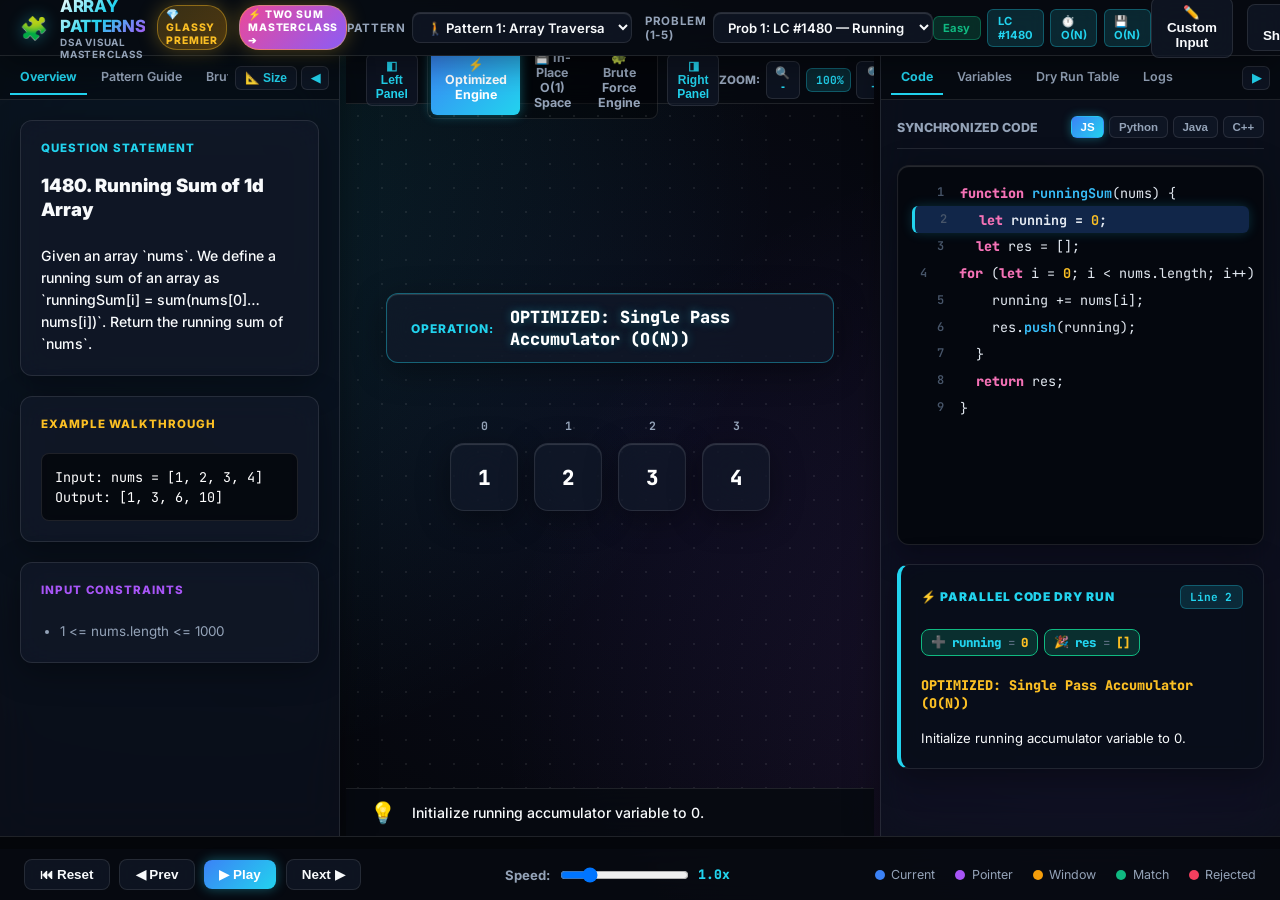
<file: index.html>
<!DOCTYPE html>
<html lang="en" data-theme="glassy">
<head>
  <meta charset="UTF-8">
  <meta name="viewport" content="width=device-width, initial-scale=1.0">
  <title>Array Patterns Visualizer — 💎 Glassy Premier DSA Thinking Patterns & 60 LeetCode Problems</title>
  <meta name="description" content="Interactive luxury visual learning platform for 12 Array Patterns and 60 LeetCode problems with animated step execution, synchronized code line tracking, live variable watching, and pattern quizzes.">
  <link rel="stylesheet" href="styles/main.css">
  <link rel="stylesheet" href="styles/components.css">
  <link rel="preconnect" href="https://fonts.googleapis.com">
  <link rel="preconnect" href="https://fonts.gstatic.com" crossorigin>
  <link href="https://fonts.googleapis.com/css2?family=JetBrains+Mono:ital,wght@0,400;0,600;0,700;1,400&family=Inter:wght@300;400;500;600;700;800;900&display=swap" rel="stylesheet">
</head>
<body>

  <!-- TOP HEADER -->
  <header class="app-header">
    <div class="brand-section">
      <span class="brand-logo">🧩</span>
      <div style="display: flex; flex-direction: column;">
        <span class="brand-title">ARRAY PATTERNS</span>
        <span style="font-size: 0.62rem; color: var(--text-muted); font-weight: 700; letter-spacing: 0.08em;">DSA VISUAL MASTERCLASS</span>
      </div>
      <span class="brand-badge">💎 Glassy Premier</span>
      <a href="../index.html" class="brand-badge" style="text-decoration: none; font-weight: 800; background: linear-gradient(135deg, #ec4899, #8b5cf6); color: #ffffff; cursor: pointer;">⚡ Two Sum Masterclass ➔</a>
    </div>

    <div class="controls-section">
      <div class="selector-group">
        <label for="patternSelect" class="select-label">PATTERN</label>
        <select id="patternSelect" class="glass-select">
          <!-- 12 Patterns populated dynamically -->
        </select>
      </div>

      <div class="selector-group">
        <label for="problemSelect" class="select-label">PROBLEM (1-5)</label>
        <select id="problemSelect" class="glass-select">
          <!-- 5 Problems per pattern populated dynamically -->
        </select>
      </div>
    </div>

    <div class="badge-group">
      <span id="diffBadge" class="badge badge-easy">Easy</span>
      <span id="lcNumBadge" class="badge badge-info">LC #1480</span>
      <span id="timeCompBadge" class="badge badge-info">⏱️ O(N)</span>
      <span id="spaceCompBadge" class="badge badge-info">💾 O(1)</span>
    </div>

    <div class="controls-section">
      <button id="customInputBtn" class="ctrl-btn" title="Set Custom Input Case">✏️ Custom Input</button>
      <button id="shortcutsBtn" class="ctrl-btn" title="Keyboard Shortcuts (Key: ?)">⌨️ Shortcuts</button>
      <button id="themeToggleBtn" class="ctrl-btn" title="Cycle Glassy / Dark / Light Themes">💎 Glassy Premier</button>
      <button id="fullscreenBtn" class="ctrl-btn" title="Toggle Fullscreen">⛶</button>
    </div>
  </header>

  <!-- MAIN RESIZABLE IDE LAYOUT -->
  <main class="app-workspace" id="ideContainer">

    <!-- LEFT PANEL: PROBLEM & PATTERN GUIDE -->
    <section class="panel-left" id="panelLeft">
      <div class="tab-header">
        <div style="display: flex; align-items: center; gap: 0.25rem; overflow-x: auto; flex: 1; scrollbar-width: none;" id="leftTabsWrap">
          <nav id="leftTabs" style="display: flex; gap: 0.2rem; white-space: nowrap;">
            <button class="tab-btn active" data-tab="tab-overview">Overview</button>
            <button class="tab-btn" data-tab="tab-pattern">Pattern Guide</button>
            <button class="tab-btn" data-tab="tab-approaches">Brute vs Optimal</button>
            <button class="tab-btn" data-tab="tab-mistakes">Mistakes</button>
            <button class="tab-btn" data-tab="tab-quiz">Quiz</button>
          </nav>
        </div>
        <div style="display: flex; align-items: center; gap: 0.25rem; flex-shrink: 0; margin-left: 0.4rem;">
          <button id="leftPresetBtn" class="panel-toggle-btn" title="Cycle Panel Width (260px / 360px / 540px / 70%)">📐 Size</button>
          <button id="toggleLeftPanelBtn" class="panel-toggle-btn" title="Collapse Left Panel (Ctrl+[)">◀</button>
        </div>
      </div>

      <div class="tab-body">
        <!-- OVERVIEW TAB -->
        <div id="tab-overview" class="tab-content active">
          <div class="quiz-card" style="margin-bottom: 1.25rem;">
            <div style="font-size: 0.72rem; font-weight: 800; color: var(--accent-cyan); text-transform: uppercase; letter-spacing: 0.08em; margin-bottom: 0.25rem;">QUESTION STATEMENT</div>
            <h2 id="probTitle" style="font-size: 1.15rem; font-weight: 900; color: var(--text-main); line-height: 1.35;">1480. Running Sum of 1d Array</h2>
            <p id="probStatement" style="font-size: 0.88rem; color: var(--text-main); margin-top: 0.6rem; line-height: 1.55; font-weight: 500;"></p>
          </div>

          <div class="quiz-card" style="margin-bottom: 1.25rem;">
            <div style="font-size: 0.72rem; font-weight: 800; color: var(--accent-gold); text-transform: uppercase; letter-spacing: 0.08em; margin-bottom: 0.25rem;">EXAMPLE WALKTHROUGH</div>
            <div id="probExamples" style="font-family: var(--font-code); font-size: 0.84rem; color: #ffffff; background: rgba(5,8,14,0.85); padding: 0.8rem; border-radius: 8px; border: 1px solid var(--border-glass); margin-top: 0.3rem; white-space: pre-wrap; line-height: 1.5;">
              <!-- Example content inserted dynamically -->
            </div>
          </div>

          <div class="quiz-card">
            <div style="font-size: 0.72rem; font-weight: 800; color: var(--accent-purple); text-transform: uppercase; letter-spacing: 0.08em; margin-bottom: 0.25rem;">INPUT CONSTRAINTS</div>
            <ul id="probConstraints" style="font-size: 0.84rem; color: var(--text-muted); margin-top: 0.4rem; padding-left: 1.2rem; line-height: 1.6;">
              <!-- Constraints inserted dynamically -->
            </ul>
          </div>
        </div>

        <!-- PATTERN GUIDE TAB -->
        <div id="tab-pattern" class="tab-content">
          <div class="quiz-card" style="margin-bottom: 1rem;">
            <h3 id="patternGuideTitle" style="font-size: 1.05rem; font-weight: 900; color: var(--accent-gold);">Pattern 1: Array Traversal</h3>
            <p id="patternGuideDesc" style="font-size: 0.86rem; color: var(--text-muted); margin-top: 0.4rem; line-height: 1.45;"></p>
          </div>

          <div class="quiz-card" style="margin-bottom: 1rem;">
            <h4 style="font-size: 0.84rem; font-weight: 800; color: var(--accent-cyan); text-transform: uppercase; letter-spacing: 0.06em;">When to use this pattern?</h4>
            <ul id="patternUseCases" style="font-size: 0.84rem; color: var(--text-muted); margin-top: 0.4rem; padding-left: 1.2rem; line-height: 1.5;"></ul>
          </div>

          <div class="quiz-card" style="margin-bottom: 1rem;">
            <h4 style="font-size: 0.84rem; font-weight: 800; color: var(--accent-cyan); text-transform: uppercase; letter-spacing: 0.06em;">Generic Template Code</h4>
            <pre id="patternTemplateCode" style="font-family: var(--font-code); font-size: 0.82rem; background: rgba(5,8,14,0.9); padding: 0.75rem; border-radius: 8px; margin-top: 0.4rem; color: #e2e8f0; white-space: pre; tab-size: 2; border: 1px solid var(--border-glass);"></pre>
          </div>

          <div class="quiz-card">
            <h4 style="font-size: 0.84rem; font-weight: 800; color: var(--accent-cyan); text-transform: uppercase; letter-spacing: 0.06em;">Interview Tips</h4>
            <ul id="patternTips" style="font-size: 0.84rem; color: var(--text-muted); margin-top: 0.4rem; padding-left: 1.2rem; line-height: 1.5;"></ul>
          </div>
        </div>

        <!-- BRUTE VS OPTIMAL TAB -->
        <div id="tab-approaches" class="tab-content">
          <div style="display: flex; flex-direction: column; gap: 1rem;">
            <div class="quiz-card" style="border-left: 4px solid var(--accent-amber);">
              <h4 style="font-size: 0.92rem; font-weight: 900; color: var(--accent-amber);">🐢 Brute Force Approach</h4>
              <p id="bruteDesc" style="font-size: 0.86rem; color: var(--text-muted); margin-top: 0.4rem; line-height: 1.45;"></p>
              <div style="font-family: var(--font-code); font-size: 0.8rem; color: var(--accent-cyan); margin-top: 0.6rem; font-weight: 700;">Time: <span id="bruteTime">O(N²)</span> | Space: <span id="bruteSpace">O(1)</span></div>
            </div>

            <div class="quiz-card" style="border-left: 4px solid var(--accent-green);">
              <h4 style="font-size: 0.92rem; font-weight: 900; color: var(--accent-green);">⚡ Optimized Approach</h4>
              <p id="optimalDesc" style="font-size: 0.86rem; color: var(--text-muted); margin-top: 0.4rem; line-height: 1.45;"></p>
              <div style="font-family: var(--font-code); font-size: 0.8rem; color: var(--accent-green); margin-top: 0.6rem; font-weight: 800;">Time: <span id="optimalTime">O(N)</span> | Space: <span id="optimalSpace">O(1)</span></div>
            </div>
          </div>
        </div>

        <!-- COMMON MISTAKES TAB -->
        <div id="tab-mistakes" class="tab-content">
          <div class="quiz-card">
            <h3 style="color: var(--accent-amber); font-size: 0.92rem; font-weight: 900;">⚠️ Common Mistakes & Edge Cases</h3>
            <div id="commonMistakesList" style="display: flex; flex-direction: column; gap: 0.6rem; margin-top: 0.6rem; font-size: 0.86rem; color: var(--text-muted); line-height: 1.5;">
              <!-- Inserted dynamically -->
            </div>
          </div>
        </div>

        <!-- QUIZ TAB -->
        <div id="tab-quiz" class="tab-content">
          <div class="quiz-container" id="quizContainer">
            <!-- Quiz inserted dynamically -->
          </div>
        </div>
      </div>
    </section>

    <!-- LEFT RESIZER HANDLE -->
    <div class="panel-resizer" id="resizerLeft" title="Drag to resize Left Panel (Double click to cycle width presets)"></div>

    <!-- CENTER PANEL: INTERACTIVE VISUALIZATION CANVAS -->
    <section class="panel-center" id="panelCenter">
      <div class="viz-header-toolbar">
        <div style="display: flex; align-items: center; gap: 0.6rem;">
          <button id="quickLeftToggleBtn" class="panel-toggle-btn active" title="Toggle Left Panel (Ctrl+[)">◧ Left Panel</button>
          <div class="algo-toggle-group">
            <button id="modeOptimalBtn" class="algo-mode-btn active">⚡ Optimized Engine</button>
            <button id="modeInplaceBtn" class="algo-mode-btn">💾 In-Place O(1) Space</button>
            <button id="modeBruteBtn" class="algo-mode-btn">🐢 Brute Force Engine</button>
          </div>
          <button id="quickRightToggleBtn" class="panel-toggle-btn active" title="Toggle Right Panel (Ctrl+])">◨ Right Panel</button>
        </div>

        <!-- CANVAS ZOOM CONTROLS -->
        <div style="display: flex; align-items: center; gap: 0.35rem;">
          <span style="font-size: 0.72rem; font-weight: 800; color: var(--text-muted);">ZOOM:</span>
          <button id="zoomOutBtn" class="panel-toggle-btn" title="Zoom Out Canvas (-)">🔍 -</button>
          <span id="zoomValBadge" class="badge badge-info" style="font-family: var(--font-code); min-width: 45px; text-align: center;">100%</span>
          <button id="zoomInBtn" class="panel-toggle-btn" title="Zoom In Canvas (+)">🔍 +</button>
          <button id="zoomResetBtn" class="panel-toggle-btn" title="Reset Zoom to 100%">🎯 Reset</button>
        </div>

        <div class="viz-status-badge">
          <span id="stepCounterBadge" class="badge badge-info">Step 0 / 0</span>
          <span id="stepActionBadge" class="badge badge-easy">Ready</span>
        </div>
      </div>

      <!-- MAIN SCROLLABLE CANVAS WORKSPACE -->
      <div class="viz-canvas" id="vizCanvas">
        
        <!-- CALLOUT BANNER / FORMULA DISPLAY -->
        <div id="vizFormulaCallout" class="formula-callout">
          <span id="formulaLabel" class="formula-label">Operation:</span>
          <span id="formulaText" class="formula-val">Select a problem to start visualization</span>
        </div>

        <!-- SCALABLE VIEWPORT WRAPPER -->
        <div id="canvasViewport" style="display: flex; flex-direction: column; align-items: center; justify-content: center; width: 100%; transition: transform 0.2s cubic-bezier(0.4, 0, 0.2, 1);">

          <!-- 1D ARRAY CONTAINER -->
          <div id="arrayVisualContainer" class="array-visual-wrapper">
            <!-- Dynamically generated 3D crystal glass array elements -->
          </div>

          <!-- 2D MATRIX CONTAINER -->
          <div id="matrixVisualContainer" class="matrix-visual-wrapper" style="display: none;">
            <!-- Dynamically generated 2D grid -->
          </div>

          <!-- AUXILIARY DATA STRUCTURES -->
          <div id="auxVisualContainer" class="aux-visual-wrapper">
            <!-- HashMap Grid / Prefix Array / Sliding Window Callout -->
          </div>

        </div>

      </div>

      <!-- STEP EXPLANATION FOOTER IN CANVAS -->
      <div class="viz-explanation-bar" id="explanationBar">
        <div class="exp-icon">💡</div>
        <div class="exp-text" id="explanationText">Click Play (Space) or Next (Right Arrow) to begin stepping through the visual execution.</div>
      </div>
    </section>

    <!-- RIGHT RESIZER HANDLE -->
    <div class="panel-resizer" id="resizerRight" title="Drag to resize Right Panel"></div>

    <!-- RIGHT PANEL: CODE, VARIABLES, DRY RUN & LOGS -->
    <section class="panel-right" id="panelRight">
      <div class="tab-header">
        <nav id="rightTabs" style="display: flex; gap: 0.2rem;">
          <button class="tab-btn active" data-tab="tab-code">Code</button>
          <button class="tab-btn" data-tab="tab-vars">Variables</button>
          <button class="tab-btn" data-tab="tab-dryrun">Dry Run Table</button>
          <button class="tab-btn" data-tab="tab-logs">Logs</button>
        </nav>
        <button id="toggleRightPanelBtn" class="panel-toggle-btn" title="Collapse Right Panel (Ctrl+])">▶</button>
      </div>

      <div class="tab-body" style="height: calc(100% - 44px); padding: 0;">
        <!-- CODE & DRY RUN CARD TAB -->
        <div id="tab-code" class="tab-content active" style="padding: 1rem; display: flex; flex-direction: column; gap: 1rem; height: 100%; overflow-y: auto;">
          <div class="code-toolbar">
            <span class="code-title">SYNCHRONIZED CODE</span>
            <div class="lang-selector" id="langSelector">
              <button class="lang-btn active" data-lang="javascript">JS</button>
              <button class="lang-btn" data-lang="python">Python</button>
              <button class="lang-btn" data-lang="java">Java</button>
              <button class="lang-btn" data-lang="cpp">C++</button>
            </div>
          </div>
          <div id="codeDisplayBox" class="code-display-block" style="flex: 1; min-height: 250px;">
            <!-- Rendered colorful code with highlighted current step line -->
          </div>

          <!-- PARALLEL LIVE DRY RUN CARD -->
          <div id="codeDryRunCard" class="quiz-card" style="border-left: 4px solid var(--accent-cyan); background: rgba(9, 14, 26, 0.85); margin-top: 0.2rem;">
            <div style="display: flex; align-items: center; justify-content: space-between;">
              <span style="font-size: 0.75rem; font-weight: 900; color: var(--accent-cyan); text-transform: uppercase; letter-spacing: 0.08em; display: flex; align-items: center; gap: 0.3rem;">⚡ PARALLEL CODE DRY RUN</span>
              <span id="codeDryRunLineBadge" class="badge badge-info" style="font-family: var(--font-code);">Line 1</span>
            </div>
            <div id="codeDryRunVars" style="display: flex; flex-wrap: wrap; gap: 0.4rem; margin-top: 0.4rem;">
              <!-- Live variable pills for active line -->
            </div>
            <div id="codeDryRunOp" style="font-family: var(--font-code); font-size: 0.84rem; color: var(--accent-gold); font-weight: 800; margin-top: 0.4rem;"></div>
            <div id="codeDryRunExp" style="font-size: 0.82rem; color: var(--text-main); margin-top: 0.2rem; line-height: 1.45;"></div>
          </div>
        </div>

        <!-- DEDICATED LIVE VARIABLES WATCH GRID TAB -->
        <div id="tab-vars" class="tab-content" style="padding: 1rem; height: 100%; overflow-y: auto;">
          <div class="quiz-card" style="height: 100%; display: flex; flex-direction: column; overflow: hidden; margin-bottom: 0;">
            <h3 style="font-size: 0.85rem; font-weight: 800; color: var(--accent-cyan); margin-bottom: 0.75rem; display: flex; align-items: center; justify-content: space-between;">
              <span>🔍 Live Variable Watch Grid</span>
              <span style="font-size: 0.7rem; color: var(--text-muted); font-weight: 600;">Real-time State</span>
            </h3>
            <div id="varWatchGrid" class="var-watch-grid" style="flex: 1; overflow-y: auto;">
              <!-- Variable cards dynamically updated -->
            </div>
          </div>
        </div>

        <!-- DRY RUN TABLE TAB -->
        <div id="tab-dryrun" class="tab-content">
          <div class="quiz-card">
            <h3 style="font-size: 0.9rem; font-weight: 800; color: var(--accent-cyan); margin-bottom: 0.6rem;">📊 Step-by-Step Execution Table</h3>
            <div class="table-scroll-wrap">
              <table class="dry-run-table">
                <thead>
                  <tr id="dryRunHeaderRow">
                    <th>Step</th>
                    <th>Iteration</th>
                    <th>Element</th>
                    <th>Operation</th>
                    <th>Result / State</th>
                  </tr>
                </thead>
                <tbody id="dryRunTableBody">
                  <!-- Generated dynamically -->
                </tbody>
              </table>
            </div>
          </div>
        </div>

        <!-- LOGS TAB -->
        <div id="tab-logs" class="tab-content">
          <div class="quiz-card">
            <h3 style="font-size: 0.9rem; font-weight: 800; color: var(--accent-cyan); margin-bottom: 0.6rem;">📜 Execution Log Stream</h3>
            <div id="executionLogBox" class="log-stream-box">
              <div class="log-entry" style="color: var(--accent-cyan);">[System] Visualizer Engine Initialized with Glassy Premier Theme. Ready.</div>
            </div>
          </div>
        </div>
      </div>
    </section>

  </main>

  <!-- BOTTOM TIMELINE CONTROLS -->
  <footer class="app-footer">
    <div class="timeline-wrapper">
      <input type="range" id="timelineSlider" class="timeline-range" min="0" max="0" value="0" step="1">
      <div id="timelineProgress" class="timeline-progress-bar"></div>
    </div>

    <div class="controls-bar">
      <div class="control-btn-group">
        <button id="resetBtn" class="ctrl-btn" title="Reset Timeline (R)">⏮ Reset</button>
        <button id="prevBtn" class="ctrl-btn" title="Previous Step (Left Arrow)">◀ Prev</button>
        <button id="playBtn" class="ctrl-btn ctrl-primary" title="Play / Pause (Spacebar)">▶ Play</button>
        <button id="nextBtn" class="ctrl-btn" title="Next Step (Right Arrow)">Next ▶</button>
      </div>

      <div class="speed-control-group">
        <label for="speedSlider">Speed:</label>
        <input type="range" id="speedSlider" min="0.5" max="3" step="0.5" value="1">
        <span id="speedValLabel" class="speed-val">1.0x</span>
      </div>

      <div class="color-legend-bar">
        <span class="legend-item"><span class="legend-dot blue"></span> Current</span>
        <span class="legend-item"><span class="legend-dot purple"></span> Pointer</span>
        <span class="legend-item"><span class="legend-dot yellow"></span> Window</span>
        <span class="legend-item"><span class="legend-dot green"></span> Match</span>
        <span class="legend-item"><span class="legend-dot red"></span> Rejected</span>
      </div>
    </div>
  </footer>

  <!-- CUSTOM INPUT MODAL -->
  <div id="customInputModal" class="modal-overlay">
    <div class="modal-card">
      <div class="modal-header">
        <h3 class="modal-title">✏️ Enter Custom Test Case</h3>
        <button id="closeModalBtn" class="modal-close-btn">&times;</button>
      </div>
      <div class="modal-body">
        <div style="display: flex; flex-direction: column; gap: 0.3rem;">
          <label for="customArrayInput" style="font-size: 0.8rem; font-weight: 700; color: var(--text-muted);">Array / Elements (comma separated):</label>
          <input type="text" id="customArrayInput" class="glass-input" placeholder="e.g. 2, 7, 11, 15 or 1, 2, 3, 4, 5">
        </div>
        <div style="display: flex; flex-direction: column; gap: 0.3rem;" id="customTargetGroup">
          <label for="customTargetInput" style="font-size: 0.8rem; font-weight: 700; color: var(--text-muted);">Target Value / K Value (if applicable):</label>
          <input type="number" id="customTargetInput" class="glass-input" placeholder="e.g. 9">
        </div>
      </div>
      <div style="display: flex; justify-content: flex-end; gap: 0.5rem; margin-top: 0.5rem;">
        <button id="cancelModalBtn" class="ctrl-btn">Cancel</button>
        <button id="applyCustomInputBtn" class="ctrl-btn ctrl-primary">Apply & Run</button>
      </div>
    </div>
  </div>

  <!-- KEYBOARD SHORTCUTS MODAL -->
  <div id="shortcutsModal" class="modal-overlay">
    <div class="modal-card">
      <div class="modal-header">
        <h3 class="modal-title">⌨️ Keyboard Shortcuts Reference</h3>
        <button id="closeShortcutsBtn" class="modal-close-btn">&times;</button>
      </div>
      <div class="modal-body">
        <table style="width: 100%; border-collapse: collapse; font-size: 0.84rem; font-family: var(--font-code);">
          <tr style="border-bottom: 1px solid var(--border-glass);"><td style="padding: 0.4rem; color: var(--accent-cyan);">Spacebar</td><td style="padding: 0.4rem; color: var(--text-muted);">Play / Pause Animation</td></tr>
          <tr style="border-bottom: 1px solid var(--border-glass);"><td style="padding: 0.4rem; color: var(--accent-cyan);">← (Left Arrow)</td><td style="padding: 0.4rem; color: var(--text-muted);">Step Backward</td></tr>
          <tr style="border-bottom: 1px solid var(--border-glass);"><td style="padding: 0.4rem; color: var(--accent-cyan);">→ (Right Arrow)</td><td style="padding: 0.4rem; color: var(--text-muted);">Step Forward</td></tr>
          <tr style="border-bottom: 1px solid var(--border-glass);"><td style="padding: 0.4rem; color: var(--accent-cyan);">↑ (Up Arrow)</td><td style="padding: 0.4rem; color: var(--text-muted);">Increase Speed</td></tr>
          <tr style="border-bottom: 1px solid var(--border-glass);"><td style="padding: 0.4rem; color: var(--accent-cyan);">↓ (Down Arrow)</td><td style="padding: 0.4rem; color: var(--text-muted);">Decrease Speed</td></tr>
          <tr style="border-bottom: 1px solid var(--border-glass);"><td style="padding: 0.4rem; color: var(--accent-cyan);">R</td><td style="padding: 0.4rem; color: var(--text-muted);">Reset Timeline</td></tr>
          <tr style="border-bottom: 1px solid var(--border-glass);"><td style="padding: 0.4rem; color: var(--accent-cyan);">Home / End</td><td style="padding: 0.4rem; color: var(--text-muted);">Jump to First / Last Step</td></tr>
          <tr style="border-bottom: 1px solid var(--border-glass);"><td style="padding: 0.4rem; color: var(--accent-cyan);">Ctrl + L</td><td style="padding: 0.4rem; color: var(--text-muted);">Cycle Glassy / Dark / Light Theme</td></tr>
          <tr style="border-bottom: 1px solid var(--border-glass);"><td style="padding: 0.4rem; color: var(--accent-cyan);">Ctrl + [</td><td style="padding: 0.4rem; color: var(--text-muted);">Toggle Left Panel Open / Close</td></tr>
          <tr style="border-bottom: 1px solid var(--border-glass);"><td style="padding: 0.4rem; color: var(--accent-cyan);">Ctrl + ]</td><td style="padding: 0.4rem; color: var(--text-muted);">Toggle Right Panel Open / Close</td></tr>
          <tr><td style="padding: 0.4rem; color: var(--accent-cyan);">Esc</td><td style="padding: 0.4rem; color: var(--text-muted);">Close Modals</td></tr>
        </table>
      </div>
    </div>
  </div>

  <!-- SCRIPT MODULES -->
  <script src="js/data/patterns.js"></script>
  <script src="js/data/problems.js"></script>
  <script src="js/engine/visualizer.js"></script>
  <script src="js/engine/stepEngine.js"></script>
  <script src="js/engine/panelResizer.js"></script>
  <script src="js/app.js"></script>

</body>
</html>
</file>
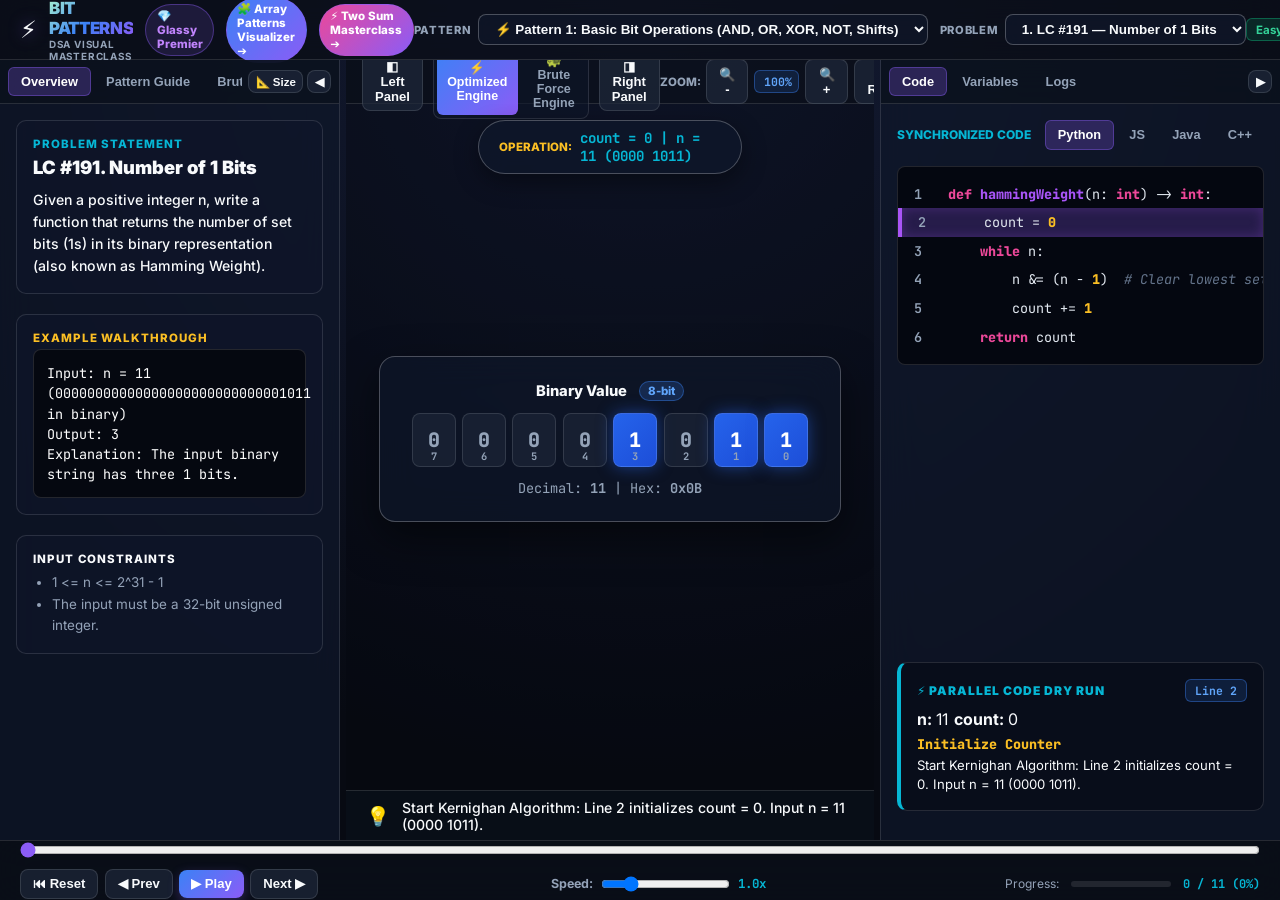
<file: bit_patterns/index.html>
<!DOCTYPE html>
<html lang="en" data-theme="glassy">
<head>
  <meta charset="UTF-8">
  <meta name="viewport" content="width=device-width, initial-scale=1.0">
  <title>Bit Manipulation Patterns Visualizer — 💎 Glassy Premier DSA Masterclass</title>
  <meta name="description" content="Interactive luxury visual learning platform for 12 Bit Manipulation Patterns and 50+ LeetCode problems with animated 32-bit array execution, bitmask overlays, synchronized code line tracking, and live variable watching.">
  <link rel="stylesheet" href="styles/main.css">
  <link rel="stylesheet" href="styles/components.css">
  <link rel="preconnect" href="https://fonts.googleapis.com">
  <link rel="preconnect" href="https://fonts.gstatic.com" crossorigin>
  <link href="https://fonts.googleapis.com/css2?family=JetBrains+Mono:ital,wght@0,400;0,600;0,700;1,400&family=Inter:wght@300;400;500;600;700;800;900&display=swap" rel="stylesheet">
</head>
<body>

  <!-- TOP HEADER -->
  <header class="app-header">
    <div class="brand-section">
      <span class="brand-logo">⚡</span>
      <div style="display: flex; flex-direction: column;">
        <span class="brand-title">BIT PATTERNS</span>
        <span style="font-size: 0.62rem; color: var(--text-muted); font-weight: 700; letter-spacing: 0.08em;">DSA VISUAL MASTERCLASS</span>
      </div>
      <span class="brand-badge">💎 Glassy Premier</span>
      <a href="../array_patterns/index.html" class="brand-badge" style="text-decoration: none; font-weight: 800; background: linear-gradient(135deg, #3b82f6, #8b5cf6); color: #ffffff; cursor: pointer;">🧩 Array Patterns Visualizer ➔</a>
      <a href="../index.html" class="brand-badge" style="text-decoration: none; font-weight: 800; background: linear-gradient(135deg, #ec4899, #8b5cf6); color: #ffffff; cursor: pointer;">⚡ Two Sum Masterclass ➔</a>
    </div>

    <div class="controls-section">
      <div class="selector-group">
        <label for="patternSelect" class="select-label">PATTERN</label>
        <select id="patternSelect" class="glass-select">
          <!-- 12 Patterns populated dynamically -->
        </select>
      </div>

      <div class="selector-group">
        <label for="problemSelect" class="select-label">PROBLEM</label>
        <select id="problemSelect" class="glass-select">
          <!-- Problems populated dynamically -->
        </select>
      </div>
    </div>

    <div class="badge-group">
      <span id="diffBadge" class="badge badge-easy">Easy</span>
      <span id="lcNumBadge" class="badge badge-info">LC #191</span>
      <span id="timeCompBadge" class="badge badge-info">⏱️ O(k)</span>
      <span id="spaceCompBadge" class="badge badge-info">💾 O(1)</span>
    </div>

    <div class="controls-section">
      <button id="markCompleteBtn" class="ctrl-btn">○ Mark Complete</button>
      <button id="customInputBtn" class="ctrl-btn" title="Set Custom Input Case">✏️ Custom Input</button>
      <button id="shortcutsBtn" class="ctrl-btn" title="Keyboard Shortcuts (Key: ?)">⌨️ Shortcuts</button>
      <button id="themeToggleBtn" class="ctrl-btn" title="Cycle Glassy / Dark / Light Themes">💎 Glassy Premier</button>
      <button id="presentationBtn" class="ctrl-btn" title="Toggle Teacher Presentation Mode">🎓 Teacher Mode</button>
      <button id="fullscreenBtn" class="ctrl-btn" title="Toggle Fullscreen (Key: F)">⛶</button>
    </div>
  </header>

  <!-- MAIN RESIZABLE IDE LAYOUT -->
  <main class="app-workspace" id="ideContainer">

    <!-- LEFT PANEL: PROBLEM & PATTERN GUIDE -->
    <section class="panel-left" id="panelLeft">
      <div class="tab-header">
        <div style="display: flex; align-items: center; gap: 0.25rem; overflow-x: auto; flex: 1; scrollbar-width: none;" id="leftTabsWrap">
          <nav id="leftTabs" style="display: flex; gap: 0.2rem; white-space: nowrap;">
            <button class="tab-btn active" data-tab="tab-overview">Overview</button>
            <button class="tab-btn" data-tab="tab-pattern">Pattern Guide</button>
            <button class="tab-btn" data-tab="tab-approaches">Brute vs Optimal</button>
            <button class="tab-btn" data-tab="tab-mistakes">Mistakes</button>
            <button class="tab-btn" data-tab="tab-quiz">Quiz</button>
            <button class="tab-btn" data-tab="tab-playground">Bit Playground</button>
            <button class="tab-btn" data-tab="tab-audit" style="color: var(--accent-green);">🛡️ Audit</button>
          </nav>
        </div>
        <div style="display: flex; align-items: center; gap: 0.25rem; flex-shrink: 0; margin-left: 0.4rem;">
          <button id="leftPresetBtn" class="ctrl-btn" style="padding: 0.2rem 0.4rem; font-size: 0.72rem;" title="Cycle Panel Width (260px / 360px / 540px / 70%)">📐 Size</button>
          <button id="toggleLeftPanelBtn" class="ctrl-btn" style="padding: 0.2rem 0.4rem; font-size: 0.72rem;" title="Collapse Left Panel (Ctrl+[)">◀</button>
        </div>
      </div>

      <div class="tab-body">
        <!-- OVERVIEW TAB -->
        <div id="tab-overview" class="tab-content active">
          <div class="quiz-card" style="margin-bottom: 1.25rem;">
            <div style="font-size: 0.72rem; font-weight: 800; color: var(--accent-cyan); text-transform: uppercase; letter-spacing: 0.08em; margin-bottom: 0.25rem;">PROBLEM STATEMENT</div>
            <h2 id="probTitle" style="font-size: 1.15rem; font-weight: 900; color: var(--text-main); line-height: 1.35;">191. Number of 1 Bits</h2>
            <p id="probStatement" style="font-size: 0.88rem; color: var(--text-main); margin-top: 0.6rem; line-height: 1.55; font-weight: 500;"></p>
          </div>

          <div class="quiz-card" style="margin-bottom: 1.25rem;">
            <div style="font-size: 0.72rem; font-weight: 800; color: var(--accent-gold); text-transform: uppercase; letter-spacing: 0.08em; margin-bottom: 0.25rem;">EXAMPLE WALKTHROUGH</div>
            <div id="probExamples" style="font-family: var(--font-code); font-size: 0.84rem; color: #ffffff; background: rgba(5,8,14,0.85); padding: 0.8rem; border-radius: 8px; border: 1px solid var(--border-glass); margin-top: 0.3rem; white-space: pre-wrap; line-height: 1.5;">
            </div>
          </div>

          <div class="quiz-card">
            <div style="font-size: 0.72rem; font-weight: 800; color: var(--accent-purple); text-transform: uppercase; letter-spacing: 0.08em; margin-bottom: 0.25rem;">INPUT CONSTRAINTS</div>
            <ul id="probConstraints" style="font-size: 0.84rem; color: var(--text-muted); margin-top: 0.4rem; padding-left: 1.2rem; line-height: 1.6;">
            </ul>
          </div>
        </div>

        <!-- PATTERN GUIDE TAB -->
        <div id="tab-pattern" class="tab-content">
          <div class="quiz-card" style="margin-bottom: 1rem;">
            <h3 id="patternGuideTitle" style="font-size: 1.05rem; font-weight: 900; color: var(--accent-gold);">Pattern 1: Basic Bit Operations</h3>
            <p id="patternGuideDesc" style="font-size: 0.86rem; color: var(--text-muted); margin-top: 0.4rem; line-height: 1.45;"></p>
          </div>

          <div class="quiz-card" style="margin-bottom: 1rem;">
            <h4 style="font-size: 0.84rem; font-weight: 800; color: var(--accent-cyan); text-transform: uppercase; letter-spacing: 0.06em;">When to use this pattern?</h4>
            <ul id="patternUseCases" style="font-size: 0.84rem; color: var(--text-muted); margin-top: 0.4rem; padding-left: 1.2rem; line-height: 1.5;"></ul>
          </div>

          <div class="quiz-card" style="margin-bottom: 1rem;">
            <h4 style="font-size: 0.84rem; font-weight: 800; color: var(--accent-cyan); text-transform: uppercase; letter-spacing: 0.06em;">Generic Template Code</h4>
            <pre id="patternTemplateCode" style="font-family: var(--font-code); font-size: 0.82rem; background: rgba(5,8,14,0.9); padding: 0.75rem; border-radius: 8px; margin-top: 0.4rem; color: #e2e8f0; white-space: pre; tab-size: 2; border: 1px solid var(--border-glass);"></pre>
          </div>

          <div class="quiz-card">
            <h4 style="font-size: 0.84rem; font-weight: 800; color: var(--accent-cyan); text-transform: uppercase; letter-spacing: 0.06em;">Interview Tips</h4>
            <ul id="patternTips" style="font-size: 0.84rem; color: var(--text-muted); margin-top: 0.4rem; padding-left: 1.2rem; line-height: 1.5;"></ul>
          </div>
        </div>

        <!-- BRUTE VS OPTIMAL TAB -->
        <div id="tab-approaches" class="tab-content">
          <div style="display: flex; flex-direction: column; gap: 1rem;">
            <div class="quiz-card" style="border-left: 4px solid var(--accent-amber);">
              <h4 style="font-size: 0.92rem; font-weight: 900; color: var(--accent-amber);">🐢 Brute Force Approach</h4>
              <p id="bruteDesc" style="font-size: 0.86rem; color: var(--text-muted); margin-top: 0.4rem; line-height: 1.45;"></p>
              <div style="font-family: var(--font-code); font-size: 0.8rem; color: var(--accent-cyan); margin-top: 0.6rem; font-weight: 700;">Time: <span id="bruteTime">O(32)</span> | Space: <span id="bruteSpace">O(1)</span></div>
            </div>

            <div class="quiz-card" style="border-left: 4px solid var(--accent-green);">
              <h4 style="font-size: 0.92rem; font-weight: 900; color: var(--accent-green);">⚡ Optimized Approach</h4>
              <p id="optimalDesc" style="font-size: 0.86rem; color: var(--text-muted); margin-top: 0.4rem; line-height: 1.45;"></p>
              <div style="font-family: var(--font-code); font-size: 0.8rem; color: var(--accent-green); margin-top: 0.6rem; font-weight: 800;">Time: <span id="optimalTime">O(k)</span> | Space: <span id="optimalSpace">O(1)</span></div>
            </div>
          </div>
        </div>

        <!-- COMMON MISTAKES TAB -->
        <div id="tab-mistakes" class="tab-content">
          <div class="quiz-card">
            <h3 style="color: var(--accent-amber); font-size: 0.92rem; font-weight: 900;">⚠️ Common Mistakes & Edge Cases</h3>
            <div id="commonMistakesList" style="display: flex; flex-direction: column; gap: 0.6rem; margin-top: 0.6rem; font-size: 0.86rem; color: var(--text-muted); line-height: 1.5;">
            </div>
          </div>
        </div>

        <!-- QUIZ TAB -->
        <div id="tab-quiz" class="tab-content">
          <div class="quiz-container" id="quizContainer">
          </div>
        </div>

        <!-- BIT PLAYGROUND TAB -->
        <div id="tab-playground" class="tab-content">
          <div class="quiz-card">
            <h3 style="font-size: 0.92rem; font-weight: 900; color: var(--accent-cyan); margin-bottom: 0.75rem;">🎛️ Interactive Bit Playground</h3>
            <div style="display: flex; flex-direction: column; gap: 0.6rem;">
              <div style="display: flex; gap: 0.5rem;">
                <div style="flex: 1;">
                  <label style="font-size: 0.72rem; font-weight: 700; color: var(--text-muted);">Number A:</label>
                  <input type="number" id="playNumA" class="glass-input" value="13">
                </div>
                <div style="flex: 1;">
                  <label style="font-size: 0.72rem; font-weight: 700; color: var(--text-muted);">Number B / Shift:</label>
                  <input type="number" id="playNumB" class="glass-input" value="7">
                </div>
              </div>
              <div style="display: flex; gap: 0.5rem;">
                <div style="flex: 1;">
                  <label style="font-size: 0.72rem; font-weight: 700; color: var(--text-muted);">Operation:</label>
                  <select id="playOpSelect" class="glass-select" style="width: 100%;">
                    <option value="AND">AND (&)</option>
                    <option value="OR">OR (|)</option>
                    <option value="XOR">XOR (^)</option>
                    <option value="NOT">NOT (~)</option>
                    <option value="LSHIFT">LEFT SHIFT (&lt;&lt;)</option>
                    <option value="RSHIFT">RIGHT SHIFT (&gt;&gt;)</option>
                    <option value="CHECK">CHECK BIT</option>
                    <option value="SET">SET BIT</option>
                    <option value="CLEAR">CLEAR BIT</option>
                    <option value="TOGGLE">TOGGLE BIT</option>
                  </select>
                </div>
                <div style="flex: 1;">
                  <label style="font-size: 0.72rem; font-weight: 700; color: var(--text-muted);">Bit Length:</label>
                  <select id="playBitLenSelect" class="glass-select" style="width: 100%;">
                    <option value="8">8-bit</option>
                    <option value="16">16-bit</option>
                    <option value="32">32-bit</option>
                  </select>
                </div>
              </div>
              <div id="playgroundCanvas" style="margin-top: 1rem;"></div>
              <div id="truthTableGrid" style="display: grid; grid-template-columns: repeat(auto-fill, minmax(130px, 1fr)); gap: 0.4rem; margin-top: 0.75rem;"></div>
            </div>
          </div>
        </div>

        <!-- AUDIT DASHBOARD TAB -->
        <div id="tab-audit" class="tab-content">
          <div class="quiz-card" style="border-left: 4px solid var(--accent-green);">
            <div style="display: flex; align-items: center; justify-content: space-between; margin-bottom: 0.75rem;">
              <h3 style="font-size: 0.95rem; font-weight: 900; color: var(--accent-green);">🛡️ Correctness Audit Dashboard</h3>
              <button id="runAuditBtn" class="ctrl-btn ctrl-primary" style="font-size: 0.75rem;">▶ Run Full Audit</button>
            </div>
            <div id="auditDashboardBox" style="font-family: var(--font-code); font-size: 0.8rem; color: var(--text-muted); line-height: 1.6;">
              <p>Click 'Run Full Audit' to execute 9,600+ differential tests, property tests, and visualization transitions live.</p>
            </div>
          </div>
        </div>
      </div>
    </section>

    <!-- LEFT RESIZER HANDLE -->
    <div class="panel-resizer" id="resizerLeft" title="Drag to resize Left Panel"></div>

    <!-- CENTER PANEL: INTERACTIVE VISUALIZATION CANVAS -->
    <section class="panel-center" id="panelCenter">
      <div class="viz-header-toolbar">
        <div style="display: flex; align-items: center; gap: 0.6rem;">
          <button id="quickLeftToggleBtn" class="ctrl-btn active" title="Toggle Left Panel (Ctrl+[)">◧ Left Panel</button>
          <div class="algo-toggle-group">
            <button id="modeOptimalBtn" class="algo-mode-btn active">⚡ Optimized Engine</button>
            <button id="modeBruteBtn" class="algo-mode-btn">🐢 Brute Force Engine</button>
          </div>
          <button id="quickRightToggleBtn" class="ctrl-btn active" title="Toggle Right Panel (Ctrl+])">◨ Right Panel</button>
        </div>

        <!-- CANVAS ZOOM CONTROLS -->
        <div style="display: flex; align-items: center; gap: 0.35rem;">
          <span style="font-size: 0.72rem; font-weight: 800; color: var(--text-muted);">ZOOM:</span>
          <button id="zoomOutBtn" class="ctrl-btn" title="Zoom Out Canvas (-)">🔍 -</button>
          <span id="zoomValBadge" class="badge badge-info" style="font-family: var(--font-code); min-width: 45px; text-align: center;">100%</span>
          <button id="zoomInBtn" class="ctrl-btn" title="Zoom In Canvas (+)">🔍 +</button>
          <button id="zoomResetBtn" class="ctrl-btn" title="Reset Zoom to 100%">🎯 Reset</button>
        </div>

        <div class="viz-status-badge">
          <span id="stepCounterBadge" class="badge badge-info">Step 0 / 0</span>
          <span id="stepActionBadge" class="badge badge-easy">Ready</span>
        </div>
      </div>

      <!-- MAIN SCROLLABLE CANVAS WORKSPACE -->
      <div class="viz-canvas" id="vizCanvas">
        
        <!-- CALLOUT BANNER / FORMULA DISPLAY -->
        <div id="vizFormulaCallout" class="formula-callout">
          <span id="formulaLabel" class="formula-label">Operation:</span>
          <span id="formulaText" class="formula-val">Select a problem to start visualization</span>
        </div>

        <!-- SCALABLE VIEWPORT WRAPPER -->
        <div id="canvasViewport" style="display: flex; flex-direction: column; align-items: center; justify-content: center; width: 100%; transition: transform 0.2s cubic-bezier(0.4, 0, 0.2, 1);">

          <!-- PRIMARY BIT BOXES / MASK CONTAINER -->
          <div id="arrayVisualContainer" style="display: flex; flex-direction: column; align-items: center; justify-content: center; width: 100%;">
          </div>

          <!-- AUXILIARY BIT CONTAINER -->
          <div id="auxVisualContainer" style="display: none; margin-top: 1rem; width: 100%;">
          </div>

        </div>

      </div>

      <!-- STEP EXPLANATION FOOTER IN CANVAS -->
      <div class="viz-explanation-bar" id="explanationBar">
        <div class="exp-icon">💡</div>
        <div class="exp-text" id="explanationText">Click Play (Space) or Next (Right Arrow) to begin stepping through the bit-level algorithm.</div>
      </div>
    </section>

    <!-- RIGHT RESIZER HANDLE -->
    <div class="panel-resizer" id="resizerRight" title="Drag to resize Right Panel"></div>

    <!-- RIGHT PANEL: CODE, VARIABLES, DRY RUN & LOGS -->
    <section class="panel-right" id="panelRight">
      <div class="tab-header">
        <nav id="rightTabs" style="display: flex; gap: 0.2rem;">
          <button class="tab-btn active" data-tab="tab-code">Code</button>
          <button class="tab-btn" data-tab="tab-vars">Variables</button>
          <button class="tab-btn" data-tab="tab-logs">Logs</button>
        </nav>
        <button id="toggleRightPanelBtn" class="ctrl-btn" style="padding: 0.2rem 0.4rem; font-size: 0.72rem;" title="Collapse Right Panel (Ctrl+])">▶</button>
      </div>

      <div class="tab-body" style="height: calc(100% - 44px); padding: 0;">
        <!-- CODE TAB -->
        <div id="tab-code" class="tab-content active" style="padding: 1rem; display: flex; flex-direction: column; gap: 1rem; height: 100%; overflow-y: auto;">
          <div style="display: flex; align-items: center; justify-content: space-between;">
            <span style="font-size: 0.75rem; font-weight: 800; color: var(--accent-cyan); text-transform: uppercase;">SYNCHRONIZED CODE</span>
            <div class="lang-selector" id="langSelector" style="display: flex; gap: 0.2rem;">
              <button class="tab-btn active lang-btn" data-lang="python">Python</button>
              <button class="tab-btn lang-btn" data-lang="javascript">JS</button>
              <button class="tab-btn lang-btn" data-lang="java">Java</button>
              <button class="tab-btn lang-btn" data-lang="cpp">C++</button>
            </div>
          </div>

          <div id="codeDisplayBox" style="flex: 1; min-height: 250px;">
          </div>

          <!-- PARALLEL LIVE DRY RUN CARD -->
          <div id="codeDryRunCard" class="quiz-card" style="border-left: 4px solid var(--accent-cyan); background: rgba(9, 14, 26, 0.85);">
            <div style="display: flex; align-items: center; justify-content: space-between;">
              <span style="font-size: 0.75rem; font-weight: 900; color: var(--accent-cyan); text-transform: uppercase; letter-spacing: 0.08em;">⚡ PARALLEL CODE DRY RUN</span>
              <span id="codeDryRunLineBadge" class="badge badge-info" style="font-family: var(--font-code);">Line 1</span>
            </div>
            <div id="codeDryRunVars" style="display: flex; flex-wrap: wrap; gap: 0.4rem; margin-top: 0.4rem;">
            </div>
            <div id="codeDryRunOp" style="font-family: var(--font-code); font-size: 0.84rem; color: var(--accent-gold); font-weight: 800; margin-top: 0.4rem;"></div>
            <div id="codeDryRunExp" style="font-size: 0.82rem; color: var(--text-main); margin-top: 0.2rem; line-height: 1.45;"></div>
          </div>
        </div>

        <!-- VARIABLES TAB -->
        <div id="tab-vars" class="tab-content" style="padding: 1rem; height: 100%; overflow-y: auto;">
          <div class="quiz-card" style="height: 100%; display: flex; flex-direction: column; overflow: hidden; margin-bottom: 0;">
            <h3 style="font-size: 0.85rem; font-weight: 800; color: var(--accent-cyan); margin-bottom: 0.75rem;">
              <span>🔍 Live Variable Watch Grid</span>
            </h3>
            <div id="varWatchGrid" class="var-watch-grid" style="flex: 1; overflow-y: auto;">
            </div>
          </div>
        </div>

        <!-- LOGS TAB -->
        <div id="tab-logs" class="tab-content" style="padding: 1rem;">
          <div class="quiz-card">
            <h3 style="font-size: 0.9rem; font-weight: 800; color: var(--accent-cyan); margin-bottom: 0.6rem;">📜 Execution Log Stream</h3>
            <div id="executionLogBox" style="font-family: var(--font-code); font-size: 0.78rem; background: rgba(5,8,14,0.9); padding: 0.75rem; border-radius: 8px; max-height: 400px; overflow-y: auto; color: var(--text-muted);">
              <div class="log-entry" style="color: var(--accent-cyan);">[System] Bit Visualizer Engine Initialized with Glassy Premier Theme. Ready.</div>
            </div>
          </div>
        </div>
      </div>
    </section>

  </main>

  <!-- BOTTOM TIMELINE CONTROLS -->
  <footer class="app-footer">
    <div class="timeline-wrapper">
      <input type="range" id="timelineSlider" class="timeline-range" min="0" max="0" value="0" step="1">
      <div id="timelineProgress" class="timeline-progress-bar"></div>
    </div>

    <div class="controls-bar">
      <div class="control-btn-group">
        <button id="resetBtn" class="ctrl-btn" title="Reset Timeline (R)">⏮ Reset</button>
        <button id="prevBtn" class="ctrl-btn" title="Previous Step (Left Arrow)">◀ Prev</button>
        <button id="playBtn" class="ctrl-btn ctrl-primary" title="Play / Pause (Spacebar)">▶ Play</button>
        <button id="nextBtn" class="ctrl-btn" title="Next Step (Right Arrow)">Next ▶</button>
      </div>

      <div class="speed-control-group">
        <label for="speedSlider">Speed:</label>
        <input type="range" id="speedSlider" min="0.5" max="3" step="0.5" value="1">
        <span id="speedValLabel" class="speed-val">1.0x</span>
      </div>

      <div style="display: flex; align-items: center; gap: 0.75rem; font-size: 0.75rem;">
        <span style="color: var(--text-muted);">Progress:</span>
        <div style="width: 100px; height: 6px; background: rgba(255,255,255,0.1); border-radius: 3px; overflow: hidden;">
          <div id="overallProgressBar" style="width: 0%; height: 100%; background: linear-gradient(90deg, #3b82f6, #10b981); transition: width 0.3s ease;"></div>
        </div>
        <span id="overallProgressLabel" style="font-family: var(--font-code); color: var(--accent-cyan); font-weight: 700;">0 / 0 (0%)</span>
      </div>
    </div>
  </footer>

  <!-- CUSTOM INPUT MODAL -->
  <div id="customInputModal" class="modal-overlay">
    <div class="modal-card">
      <div class="modal-header">
        <h3 class="modal-title">✏️ Enter Custom Input Case</h3>
        <button id="closeModalBtn" class="modal-close-btn">&times;</button>
      </div>
      <div style="display: flex; flex-direction: column; gap: 0.5rem; margin-top: 0.5rem;">
        <label style="font-size: 0.8rem; font-weight: 700; color: var(--text-muted);">Input Integer or Array (comma separated):</label>
        <input type="text" id="customInputText" class="glass-input" placeholder="e.g. 11 or 4, 1, 2, 1, 2">
      </div>
      <div style="display: flex; justify-content: flex-end; gap: 0.5rem; margin-top: 1rem;">
        <button id="cancelModalBtn" class="ctrl-btn">Cancel</button>
        <button id="applyCustomInputBtn" class="ctrl-btn ctrl-primary">Apply & Run</button>
      </div>
    </div>
  </div>

  <!-- KEYBOARD SHORTCUTS MODAL -->
  <div id="shortcutsModal" class="modal-overlay">
    <div class="modal-card">
      <div class="modal-header">
        <h3 class="modal-title">⌨️ Keyboard Shortcuts Reference</h3>
        <button id="closeShortcutsBtn" class="modal-close-btn">&times;</button>
      </div>
      <table style="width: 100%; border-collapse: collapse; font-size: 0.84rem; font-family: var(--font-code); margin-top: 0.5rem;">
        <tr style="border-bottom: 1px solid var(--border-glass);"><td style="padding: 0.4rem; color: var(--accent-cyan);">Spacebar</td><td style="padding: 0.4rem; color: var(--text-muted);">Play / Pause Animation</td></tr>
        <tr style="border-bottom: 1px solid var(--border-glass);"><td style="padding: 0.4rem; color: var(--accent-cyan);">← (Left Arrow)</td><td style="padding: 0.4rem; color: var(--text-muted);">Step Backward</td></tr>
        <tr style="border-bottom: 1px solid var(--border-glass);"><td style="padding: 0.4rem; color: var(--accent-cyan);">→ (Right Arrow)</td><td style="padding: 0.4rem; color: var(--text-muted);">Step Forward</td></tr>
        <tr style="border-bottom: 1px solid var(--border-glass);"><td style="padding: 0.4rem; color: var(--accent-cyan);">↑ (Up Arrow)</td><td style="padding: 0.4rem; color: var(--text-muted);">Increase Speed</td></tr>
        <tr style="border-bottom: 1px solid var(--border-glass);"><td style="padding: 0.4rem; color: var(--accent-cyan);">↓ (Down Arrow)</td><td style="padding: 0.4rem; color: var(--text-muted);">Decrease Speed</td></tr>
        <tr style="border-bottom: 1px solid var(--border-glass);"><td style="padding: 0.4rem; color: var(--accent-cyan);">R</td><td style="padding: 0.4rem; color: var(--text-muted);">Reset Timeline</td></tr>
        <tr style="border-bottom: 1px solid var(--border-glass);"><td style="padding: 0.4rem; color: var(--accent-cyan);">F</td><td style="padding: 0.4rem; color: var(--text-muted);">Toggle Fullscreen Mode</td></tr>
        <tr style="border-bottom: 1px solid var(--border-glass);"><td style="padding: 0.4rem; color: var(--accent-cyan);">Ctrl + L</td><td style="padding: 0.4rem; color: var(--text-muted);">Cycle Glassy / Dark / Light Theme</td></tr>
        <tr style="border-bottom: 1px solid var(--border-glass);"><td style="padding: 0.4rem; color: var(--accent-cyan);">Ctrl + [</td><td style="padding: 0.4rem; color: var(--text-muted);">Toggle Left Panel Open / Close</td></tr>
        <tr style="border-bottom: 1px solid var(--border-glass);"><td style="padding: 0.4rem; color: var(--accent-cyan);">Ctrl + ]</td><td style="padding: 0.4rem; color: var(--text-muted);">Toggle Right Panel Open / Close</td></tr>
      </table>
    </div>
  </div>

  <!-- SCRIPT MODULES -->
  <script src="js/engine/bitOperations.js"></script>
  <script src="js/engine/visualizationEngine.js"></script>
  <script src="js/engine/stepEngine.js"></script>
  <script src="js/engine/panelResizer.js"></script>
  <script src="js/data/patterns.js"></script>
  <script src="js/data/problems.js"></script>
  <script src="js/validation/referenceSolutions.js"></script>
  <script src="js/validation/problemValidator.js"></script>
  <script src="js/validation/bitOperationValidator.js"></script>
  <script src="js/validation/visualizationValidator.js"></script>
  <script src="js/validation/outputValidator.js"></script>
  <script src="js/validation/auditRunner.js"></script>
  <script src="js/playground.js"></script>
  <script src="js/app.js"></script>

</body>
</html>
</file>
<file: styles/main.css>
/* ==========================================================================
   ARRAY PATTERNS VISUALIZER — GLASSY PREMIER LUXURY THEME & DESIGN SYSTEM
   ========================================================================== */

@import url('https://fonts.googleapis.com/css2?family=Inter:wght@300;400;500;600;700;800;900&family=JetBrains+Mono:ital,wght@0,400;0,600;0,700;1,400&display=swap');

:root, [data-theme="glassy"] {
  /* Ultra-Luxury Glassy Premier Palette */
  --bg-app: #05070c;
  --bg-mesh-1: radial-gradient(circle at 15% 20%, rgba(34, 211, 238, 0.12) 0%, transparent 45%);
  --bg-mesh-2: radial-gradient(circle at 85% 80%, rgba(168, 85, 247, 0.12) 0%, transparent 45%);
  --bg-mesh-3: radial-gradient(circle at 50% 50%, rgba(79, 70, 229, 0.08) 0%, transparent 60%);

  /* Glassmorphism Surfaces */
  --glass-panel: rgba(13, 18, 30, 0.75);
  --glass-panel-solid: rgba(9, 12, 20, 0.95);
  --glass-card: rgba(19, 27, 44, 0.6);
  --glass-card-hover: rgba(30, 41, 65, 0.8);
  --glass-header: rgba(7, 10, 17, 0.9);

  /* Glass Borders & Inset Highlights */
  --border-glass: rgba(255, 255, 255, 0.1);
  --border-glass-active: rgba(34, 211, 238, 0.4);
  --border-glass-gold: rgba(251, 191, 36, 0.4);
  --inset-highlight: inset 0 1px 1px 0 rgba(255, 255, 255, 0.15);

  /* Luxury Accents */
  --primary-blue: #3b82f6;
  --primary-blue-glow: rgba(59, 130, 246, 0.4);
  --accent-cyan: #22d3ee;
  --accent-cyan-glow: rgba(34, 211, 238, 0.4);
  --accent-purple: #a855f7;
  --accent-purple-glow: rgba(168, 85, 247, 0.4);
  --accent-amber: #f59e0b;
  --accent-gold: #fbbf24;
  --accent-green: #10b981;
  --accent-green-glow: rgba(16, 185, 129, 0.4);
  --accent-rose: #f43f5e;
  --accent-rose-glow: rgba(244, 63, 94, 0.4);

  /* Text & Typography */
  --text-main: #f8fafc;
  --text-muted: #94a3b8;
  --text-dim: #64748b;
  --font-main: 'Inter', -apple-system, BlinkMacSystemFont, sans-serif;
  --font-code: 'JetBrains Mono', monospace;

  /* Layout Dimensions */
  --header-height: 56px;
  --footer-height: 64px;

  /* Transitions & Shadows */
  --transition-fast: 0.15s cubic-bezier(0.4, 0, 0.2, 1);
  --transition-smooth: 0.25s cubic-bezier(0.4, 0, 0.2, 1);
  --shadow-glass: 0 8px 32px 0 rgba(0, 0, 0, 0.37);
  --shadow-neon-cyan: 0 0 20px rgba(34, 211, 238, 0.3);
  --shadow-neon-gold: 0 0 20px rgba(251, 191, 36, 0.3);
}

[data-theme="light"] {
  --bg-app: #f1f5f9;
  --bg-mesh-1: radial-gradient(circle at 15% 20%, rgba(59, 130, 246, 0.08) 0%, transparent 45%);
  --bg-mesh-2: radial-gradient(circle at 85% 80%, rgba(139, 92, 246, 0.08) 0%, transparent 45%);
  --bg-mesh-3: none;

  --glass-panel: rgba(255, 255, 255, 0.85);
  --glass-panel-solid: rgba(255, 255, 255, 0.95);
  --glass-card: rgba(241, 245, 249, 0.9);
  --glass-card-hover: rgba(226, 232, 240, 0.95);
  --glass-header: rgba(255, 255, 255, 0.9);

  --border-glass: rgba(0, 0, 0, 0.08);
  --border-glass-active: rgba(59, 130, 246, 0.5);
  --border-glass-gold: rgba(245, 158, 11, 0.5);
  --inset-highlight: inset 0 1px 1px 0 rgba(255, 255, 255, 0.6);

  --text-main: #0f172a;
  --text-muted: #475569;
  --text-dim: #94a3b8;

  --shadow-glass: 0 8px 32px 0 rgba(31, 38, 135, 0.1);
}

/* GLOBAL RESET */
*, *::before, *::after {
  box-sizing: border-box;
  margin: 0;
  padding: 0;
}

html, body {
  width: 100vw;
  height: 100vh;
  overflow: hidden;
  font-family: var(--font-main);
  background-color: var(--bg-app);
  background-image: var(--bg-mesh-1), var(--bg-mesh-2), var(--bg-mesh-3);
  background-attachment: fixed;
  color: var(--text-main);
  -webkit-font-smoothing: antialiased;
}

/* SILKY GLASSY SCROLLBARS */
::-webkit-scrollbar {
  width: 6px;
  height: 6px;
}

::-webkit-scrollbar-track {
  background: rgba(5, 8, 14, 0.3);
}

::-webkit-scrollbar-thumb {
  background: rgba(34, 211, 238, 0.3);
  border-radius: 4px;
}

::-webkit-scrollbar-thumb:hover {
  background: var(--accent-cyan);
  box-shadow: 0 0 10px var(--accent-cyan-glow);
}

/* APP SHELL FLEX CONTAINER */
body {
  display: flex;
  flex-direction: column;
}

/* GLASSY HEADER NAVBAR */
.app-header {
  height: var(--header-height);
  min-height: var(--header-height);
  background: var(--glass-header);
  backdrop-filter: blur(16px) saturate(180%);
  -webkit-backdrop-filter: blur(16px) saturate(180%);
  border-bottom: 1px solid var(--border-glass);
  box-shadow: var(--shadow-glass);
  display: flex;
  align-items: center;
  justify-content: space-between;
  padding: 0 1.25rem;
  z-index: 100;
  flex-shrink: 0;
}

.brand-section {
  display: flex;
  align-items: center;
  gap: 0.75rem;
}

.brand-logo {
  font-size: 1.4rem;
  filter: drop-shadow(0 0 8px var(--accent-cyan-glow));
}

.brand-title {
  font-size: 1.05rem;
  font-weight: 800;
  background: linear-gradient(135deg, #ffffff 0%, var(--accent-cyan) 50%, var(--accent-purple) 100%);
  -webkit-background-clip: text;
  -webkit-text-fill-color: transparent;
  letter-spacing: -0.02em;
}

.brand-badge {
  background: linear-gradient(135deg, rgba(251, 191, 36, 0.2), rgba(245, 158, 11, 0.3));
  border: 1px solid var(--border-glass-gold);
  color: var(--accent-gold);
  font-size: 0.65rem;
  font-weight: 800;
  padding: 0.15rem 0.5rem;
  border-radius: 20px;
  text-transform: uppercase;
  letter-spacing: 0.08em;
  box-shadow: var(--shadow-neon-gold);
}

.controls-section {
  display: flex;
  align-items: center;
  gap: 0.85rem;
}

.selector-group {
  display: flex;
  align-items: center;
  gap: 0.4rem;
}

.select-label {
  font-size: 0.72rem;
  font-weight: 700;
  color: var(--text-muted);
  letter-spacing: 0.05em;
}

.glass-select {
  background: var(--glass-card);
  backdrop-filter: blur(12px);
  border: 1px solid var(--border-glass);
  box-shadow: var(--inset-highlight);
  color: var(--text-main);
  font-family: var(--font-main);
  font-size: 0.82rem;
  font-weight: 600;
  padding: 0.35rem 0.65rem;
  border-radius: 8px;
  outline: none;
  cursor: pointer;
  transition: var(--transition-fast);
  max-width: 220px;
}

.glass-select:hover {
  border-color: var(--border-glass-active);
  background: var(--glass-card-hover);
}

.glass-select option {
  background: #0f172a;
  color: #ffffff;
}

/* HEADER BADGES */
.badge-group {
  display: flex;
  align-items: center;
  gap: 0.4rem;
}

.badge {
  font-size: 0.7rem;
  font-weight: 700;
  padding: 0.25rem 0.6rem;
  border-radius: 6px;
  backdrop-filter: blur(8px);
  border: 1px solid var(--border-glass);
}

.badge-easy { background: rgba(16, 185, 129, 0.2); color: var(--accent-green); border-color: rgba(16, 185, 129, 0.4); }
.badge-medium { background: rgba(245, 158, 11, 0.2); color: var(--accent-amber); border-color: rgba(245, 158, 11, 0.4); }
.badge-hard { background: rgba(244, 63, 94, 0.2); color: var(--accent-rose); border-color: rgba(244, 63, 94, 0.4); }
.badge-info { background: rgba(34, 211, 238, 0.15); color: var(--accent-cyan); border-color: rgba(34, 211, 238, 0.3); }

/* MAIN RESIZABLE & COLLAPSIBLE WORKSPACE */
.app-workspace {
  flex: 1;
  display: flex;
  height: calc(100vh - var(--header-height) - var(--footer-height));
  overflow: hidden;
  position: relative;
}

/* GPU HARDWARE ACCELERATED SIDE PANELS */
.panel-left, .panel-right {
  display: flex;
  flex-direction: column;
  height: 100%;
  background: var(--glass-panel);
  backdrop-filter: blur(20px) saturate(180%);
  -webkit-backdrop-filter: blur(20px) saturate(180%);
  border-right: 1px solid var(--border-glass);
  box-shadow: var(--shadow-glass);
  z-index: 10;
  transition: width 0.25s cubic-bezier(0.4, 0, 0.2, 1), opacity 0.2s ease;
  will-change: width;
  transform: translateZ(0);
}

/* DISABLE TRANSITION DURING MOUSE RESIZING FOR 60FPS SILKY SMOOTH DRAG */
body.is-resizing .panel-left,
body.is-resizing .panel-right {
  transition: none !important;
  user-select: none;
}

.panel-left { width: 340px; min-width: 0; }
.panel-right { width: 400px; min-width: 0; border-left: 1px solid var(--border-glass); border-right: none; }

.panel-left.collapsed {
  width: 0px !important;
  overflow: hidden;
  opacity: 0;
  pointer-events: none;
}

.panel-right.collapsed {
  width: 0px !important;
  overflow: hidden;
  opacity: 0;
  pointer-events: none;
}

.panel-center {
  flex: 1;
  display: flex;
  flex-direction: column;
  height: 100%;
  background: transparent;
  position: relative;
  overflow: hidden;
}

/* RESIZER SPLITTER HANDLES */
.panel-resizer {
  width: 6px;
  background: transparent;
  cursor: col-resize;
  position: relative;
  z-index: 20;
  transition: background 0.2s ease;
}

.panel-resizer:hover, .panel-resizer.dragging {
  background: var(--accent-cyan);
  box-shadow: var(--shadow-neon-cyan);
}

.panel-resizer.collapsed {
  display: none;
}

/* TAB NAVIGATION SYSTEM & COLLAPSE BUTTON */
.tab-header {
  height: 44px;
  min-height: 44px;
  display: flex;
  align-items: center;
  justify-content: space-between;
  background: rgba(0, 0, 0, 0.3);
  border-bottom: 1px solid var(--border-glass);
  padding: 0 0.6rem;
  flex-shrink: 0;
}

.tab-btn {
  background: transparent;
  border: none;
  color: var(--text-muted);
  font-family: var(--font-main);
  font-size: 0.78rem;
  font-weight: 600;
  padding: 0.55rem 0.65rem;
  cursor: pointer;
  border-bottom: 2px solid transparent;
  transition: var(--transition-fast);
  white-space: nowrap;
}

.tab-btn:hover {
  color: var(--text-main);
}

.tab-btn.active {
  color: var(--accent-cyan);
  border-bottom-color: var(--accent-cyan);
  font-weight: 700;
}

.panel-toggle-btn {
  background: var(--glass-card);
  border: 1px solid var(--border-glass);
  color: var(--accent-cyan);
  font-size: 0.75rem;
  font-weight: 800;
  padding: 0.25rem 0.55rem;
  border-radius: 6px;
  cursor: pointer;
  transition: var(--transition-fast);
}

.panel-toggle-btn:hover {
  background: var(--glass-card-hover);
  border-color: var(--accent-cyan);
}

.tab-body {
  flex: 1;
  overflow-y: auto;
  padding: 1.25rem;
  scroll-behavior: smooth;
}

.tab-content {
  display: none;
  opacity: 0;
  transform: translateY(6px);
  transition: opacity 0.2s cubic-bezier(0.4, 0, 0.2, 1), transform 0.2s cubic-bezier(0.4, 0, 0.2, 1);
}

.tab-content.active {
  display: block;
  opacity: 1;
  transform: translateY(0);
}

/* MODAL OVERLAYS */
.modal-overlay {
  position: fixed;
  top: 0; left: 0; right: 0; bottom: 0;
  background: rgba(3, 7, 18, 0.85);
  backdrop-filter: blur(12px);
  display: flex;
  align-items: center;
  justify-content: center;
  z-index: 1000;
  opacity: 0;
  pointer-events: none;
  transition: opacity 0.25s ease;
}

.modal-overlay.active {
  opacity: 1;
  pointer-events: auto;
}

.modal-card {
  background: var(--glass-panel-solid);
  border: 1px solid var(--border-glass-active);
  box-shadow: var(--shadow-glass), var(--shadow-neon-cyan);
  border-radius: 16px;
  width: 90%;
  max-width: 520px;
  padding: 1.5rem;
  display: flex;
  flex-direction: column;
  gap: 1.25rem;
}

.modal-header {
  display: flex;
  align-items: center;
  justify-content: space-between;
}

.modal-title {
  font-size: 1.1rem;
  font-weight: 800;
  color: var(--text-main);
}

.modal-close-btn {
  background: transparent;
  border: none;
  color: var(--text-muted);
  font-size: 1.2rem;
  cursor: pointer;
}

.modal-body {
  display: flex;
  flex-direction: column;
  gap: 1rem;
}

.glass-input {
  background: var(--glass-card);
  border: 1px solid var(--border-glass);
  color: var(--text-main);
  font-family: var(--font-code);
  font-size: 0.88rem;
  padding: 0.65rem 0.85rem;
  border-radius: 8px;
  outline: none;
}

.glass-input:focus {
  border-color: var(--accent-cyan);
  box-shadow: 0 0 12px var(--accent-cyan-glow);
}

/* VERTICAL SUBPANEL SPLIT & RESIZER */
.split-tab-container {
  display: flex !important;
  flex-direction: column !important;
  height: 100% !important;
  padding: 0 !important;
  overflow: hidden !important;
}

.subpanel-top {
  flex: 1;
  min-height: 140px;
  overflow-y: auto;
  padding: 1rem;
  display: flex;
  flex-direction: column;
  gap: 0.75rem;
}

.subpanel-resizer-v {
  height: 8px;
  min-height: 8px;
  background: rgba(255, 255, 255, 0.08);
  border-top: 1px solid var(--border-glass);
  border-bottom: 1px solid var(--border-glass);
  cursor: row-resize;
  position: relative;
  z-index: 25;
  transition: background 0.2s ease;
  flex-shrink: 0;
}

.subpanel-resizer-v:hover, .subpanel-resizer-v.dragging {
  background: var(--accent-cyan);
  box-shadow: 0 0 12px var(--accent-cyan-glow);
}

.subpanel-bottom {
  height: 250px;
  min-height: 100px;
  overflow-y: auto;
  padding: 0.85rem 1rem;
  display: flex;
  flex-direction: column;
  gap: 0.75rem;
  background: rgba(5, 8, 14, 0.55);
  border-top: 1px solid var(--border-glass);
}
</file>
<file: styles/components.css>
/* ==========================================================================
   ARRAY PATTERNS VISUALIZER — GLASSY PREMIER COMPONENTS & ANIMATIONS
   ========================================================================== */

/* CENTER PANEL TOOLBAR & STATUS */
.viz-header-toolbar {
  height: 48px;
  min-height: 48px;
  background: var(--glass-header);
  backdrop-filter: blur(12px);
  border-bottom: 1px solid var(--border-glass);
  display: flex;
  align-items: center;
  justify-content: space-between;
  padding: 0 1.25rem;
  flex-shrink: 0;
}

.algo-toggle-group {
  display: flex;
  background: rgba(0, 0, 0, 0.4);
  border: 1px solid var(--border-glass);
  border-radius: 8px;
  padding: 3px;
}

.algo-mode-btn {
  background: transparent;
  border: none;
  color: var(--text-muted);
  font-family: var(--font-main);
  font-size: 0.78rem;
  font-weight: 700;
  padding: 0.35rem 0.85rem;
  border-radius: 6px;
  cursor: pointer;
  transition: var(--transition-fast);
}

.algo-mode-btn.active {
  background: linear-gradient(135deg, var(--primary-blue), var(--accent-cyan));
  color: white;
  box-shadow: 0 0 12px var(--accent-cyan-glow);
}

.viz-status-badge {
  display: flex;
  align-items: center;
  gap: 0.5rem;
}

/* CENTER CANVAS WORKSPACE */
.viz-canvas {
  flex: 1;
  display: flex;
  flex-direction: column;
  align-items: center;
  justify-content: center;
  padding: 2.5rem;
  position: relative;
  overflow: auto;
  background-image: radial-gradient(rgba(255, 255, 255, 0.08) 1px, transparent 1px);
  background-size: 24px 24px;
}

/* FORMULA CALLOUT BANNER */
.formula-callout {
  background: var(--glass-card);
  backdrop-filter: blur(16px);
  border: 1px solid var(--border-glass-active);
  box-shadow: var(--shadow-glass), var(--inset-highlight);
  border-radius: 12px;
  padding: 0.75rem 1.5rem;
  display: flex;
  align-items: center;
  gap: 1rem;
  margin-bottom: 2rem;
}

.formula-label {
  font-size: 0.75rem;
  font-weight: 800;
  color: var(--accent-cyan);
  text-transform: uppercase;
  letter-spacing: 0.08em;
}

.formula-val {
  font-family: var(--font-code);
  font-size: 1.05rem;
  font-weight: 800;
  color: #ffffff;
  text-shadow: 0 0 10px var(--accent-cyan-glow);
}

/* 1D ARRAY VISUAL WRAPPER */
.array-visual-wrapper {
  display: flex;
  align-items: center;
  justify-content: center;
  gap: 1rem;
  padding: 3rem 2rem 4rem 2rem;
  position: relative;
  min-height: 180px;
  flex-wrap: nowrap;
}

/* SLIDING WINDOW BOUNDING BOX OVERLAY */
.sliding-window-overlay {
  position: absolute;
  top: 1.8rem;
  bottom: 2.8rem;
  border: 2px dashed var(--accent-amber);
  background: rgba(245, 158, 11, 0.12);
  backdrop-filter: blur(4px);
  border-radius: 16px;
  pointer-events: none;
  transition: all 0.3s cubic-bezier(0.4, 0, 0.2, 1);
  box-shadow: 0 0 24px rgba(245, 158, 11, 0.25);
  z-index: 5;
}

.sliding-window-label {
  position: absolute;
  top: -1.4rem;
  left: 50%;
  transform: translateX(-50%);
  background: linear-gradient(135deg, var(--accent-gold), var(--accent-amber));
  color: #000000;
  font-size: 0.68rem;
  font-weight: 900;
  padding: 0.15rem 0.6rem;
  border-radius: 6px;
  white-space: nowrap;
  box-shadow: 0 2px 8px rgba(0, 0, 0, 0.3);
}

/* 3D CRYSTAL GLASS ARRAY CELL BOX */
.array-cell {
  width: 68px;
  height: 68px;
  background: var(--glass-card);
  backdrop-filter: blur(16px);
  border: 1.5px solid var(--border-glass);
  box-shadow: var(--shadow-glass), var(--inset-highlight);
  border-radius: 14px;
  display: flex;
  flex-direction: column;
  align-items: center;
  justify-content: center;
  position: relative;
  transition: all 0.3s cubic-bezier(0.4, 0, 0.2, 1);
}

.cell-value {
  font-family: var(--font-code);
  font-size: 1.3rem;
  font-weight: 800;
  color: #ffffff;
}

.cell-index {
  position: absolute;
  top: -1.6rem;
  font-family: var(--font-code);
  font-size: 0.72rem;
  font-weight: 700;
  color: var(--text-muted);
}

/* GPU HARDWARE ACCELERATED ANIMATION SURFACES FOR 60FPS SMOOTHNESS */
.array-cell, .matrix-cell, .pointer-badge, .sliding-window-overlay, .aux-array-cell, .var-card {
  will-change: transform, opacity, background-color, border-color, box-shadow;
  transform: translateZ(0);
  backface-visibility: hidden;
}

@keyframes cellGlowPulse {
  0% { transform: translateY(-8px) scale(1.05); }
  50% { transform: translateY(-11px) scale(1.08); }
  100% { transform: translateY(-8px) scale(1.05); }
}

@keyframes matchGlowPulse {
  0% { transform: translateY(-10px) scale(1.08); }
  50% { transform: translateY(-13px) scale(1.12); box-shadow: 0 0 32px var(--accent-green-glow); }
  100% { transform: translateY(-10px) scale(1.08); }
}

/* CELL STATES WITH NEON GLOW SHADOWS */
.array-cell.active-current {
  border-color: var(--accent-cyan);
  background: rgba(34, 211, 238, 0.2);
  box-shadow: var(--shadow-neon-cyan);
  animation: cellGlowPulse 1.4s infinite cubic-bezier(0.4, 0, 0.2, 1);
}

.array-cell.active-match {
  border-color: var(--accent-green);
  background: rgba(16, 185, 129, 0.25);
  box-shadow: 0 0 24px var(--accent-green-glow);
  animation: matchGlowPulse 1.4s infinite cubic-bezier(0.4, 0, 0.2, 1);
}

.array-cell.active-window {
  border-color: var(--accent-amber);
  background: rgba(245, 158, 11, 0.2);
}

.array-cell.active-compare {
  border-color: var(--accent-purple);
  background: rgba(168, 85, 247, 0.2);
  box-shadow: 0 0 20px var(--accent-purple-glow);
  transform: translateY(-6px);
}

.array-cell.active-rejected {
  border-color: var(--accent-rose);
  background: rgba(244, 63, 94, 0.2);
  opacity: 0.65;
}

/* POINTER BADGES BELOW CELLS */
.pointer-container {
  position: absolute;
  bottom: -2.3rem;
  display: flex;
  flex-direction: column;
  align-items: center;
  gap: 3px;
  pointer-events: none;
}

.pointer-badge {
  font-size: 0.65rem;
  font-weight: 900;
  padding: 0.2rem 0.5rem;
  border-radius: 6px;
  color: white;
  text-transform: uppercase;
  letter-spacing: 0.05em;
  box-shadow: 0 2px 6px rgba(0, 0, 0, 0.3);
}

.pointer-badge.ptr-blue { background: linear-gradient(135deg, #3b82f6, #1d4ed8); }
.pointer-badge.ptr-purple { background: linear-gradient(135deg, #a855f7, #6d28d9); }
.pointer-badge.ptr-green { background: linear-gradient(135deg, #10b981, #047857); }
.pointer-badge.ptr-amber { background: linear-gradient(135deg, #f59e0b, #b45309); }

/* AUXILIARY VISUALIZERS (HASHMAP / PREFIX / STACK) */
.aux-visual-wrapper {
  margin-top: 1.5rem;
  width: 100%;
  max-width: 680px;
  display: flex;
  flex-direction: column;
  align-items: center;
}

.hashmap-grid-view {
  width: 100%;
  background: var(--glass-card);
  backdrop-filter: blur(16px);
  border: 1px solid var(--border-glass);
  border-radius: 12px;
  padding: 1rem;
  display: flex;
  flex-direction: column;
  gap: 0.6rem;
}

.hashmap-title {
  font-size: 0.75rem;
  font-weight: 800;
  color: var(--accent-cyan);
  letter-spacing: 0.08em;
}

.hashmap-entries {
  display: flex;
  flex-wrap: wrap;
  gap: 0.6rem;
}

.hashmap-pill {
  background: rgba(15, 23, 42, 0.8);
  border: 1px solid var(--border-glass);
  border-radius: 8px;
  padding: 0.4rem 0.75rem;
  font-family: var(--font-code);
  font-size: 0.84rem;
  display: flex;
  align-items: center;
  gap: 0.4rem;
}

.hashmap-pill.highlight {
  border-color: var(--accent-green);
  background: rgba(16, 185, 129, 0.2);
}

.hashmap-key { color: var(--accent-cyan); font-weight: 800; }
.hashmap-arrow { color: var(--text-dim); }
.hashmap-val { color: var(--accent-gold); font-weight: 800; }

/* CANVAS FOOTER EXPLANATION */
.viz-explanation-bar {
  height: 48px;
  min-height: 48px;
  background: var(--glass-header);
  backdrop-filter: blur(16px);
  border-top: 1px solid var(--border-glass);
  padding: 0 1.5rem;
  display: flex;
  align-items: center;
  gap: 1rem;
  flex-shrink: 0;
}

.exp-icon { font-size: 1.3rem; }
.exp-text { font-size: 0.88rem; color: var(--text-main); font-weight: 500; line-height: 1.4; }

/* RIGHT PANEL: CODE & PROPER INDENTATION */
.code-toolbar {
  display: flex;
  align-items: center;
  justify-content: space-between;
  padding-bottom: 0.6rem;
  border-bottom: 1px solid var(--border-glass);
}

.code-title {
  font-size: 0.78rem;
  font-weight: 800;
  color: var(--text-muted);
}

.lang-selector {
  display: flex;
  gap: 0.3rem;
}

.lang-btn {
  background: var(--glass-card);
  border: 1px solid var(--border-glass);
  color: var(--text-muted);
  font-size: 0.72rem;
  font-weight: 800;
  padding: 0.25rem 0.55rem;
  border-radius: 6px;
  cursor: pointer;
  transition: var(--transition-fast);
}

.lang-btn.active {
  background: linear-gradient(135deg, var(--primary-blue), var(--accent-cyan));
  color: white;
  border-color: transparent;
  box-shadow: 0 0 10px var(--accent-cyan-glow);
}

.code-display-block {
  background: rgba(5, 8, 14, 0.95);
  border: 1px solid var(--border-glass);
  box-shadow: var(--shadow-glass), var(--inset-highlight);
  border-radius: 12px;
  padding: 0.85rem;
  font-family: var(--font-code);
  font-size: 0.84rem;
  line-height: 1.65;
  overflow-x: auto;
  max-height: 380px;
}

.code-line {
  padding: 0.15rem 0.5rem;
  border-radius: 6px;
  color: var(--text-muted);
  display: flex;
  gap: 1rem;
  align-items: center;
}

.line-num {
  color: #475569;
  width: 24px;
  text-align: right;
  user-select: none;
  font-size: 0.75rem;
  font-weight: 600;
}

.line-text {
  white-space: pre;
  tab-size: 2;
  font-family: var(--font-code);
  color: #e2e8f0;
}

.code-line.active-line {
  background: rgba(59, 130, 246, 0.25);
  color: #ffffff;
  border-left: 3px solid var(--accent-cyan);
  font-weight: 700;
  box-shadow: 0 0 12px rgba(34, 211, 238, 0.2);
}

/* COLORFUL SYNTAX HIGHLIGHTING TOKENS */
.syn-kw { color: #f472b6; font-weight: 800; }        /* Magenta Keywords */
.syn-type { color: #60a5fa; font-weight: 700; }      /* Light Blue Types */
.syn-func { color: #38bdf8; font-weight: 700; }      /* Cyan Functions */
.syn-string { color: #34d399; }                      /* Emerald Strings */
.syn-num { color: #fbbf24; font-weight: 700; }       /* Amber Numbers */
.syn-comment { color: #64748b; font-style: italic; } /* Slate Comments */

/* LIVE VARIABLE WATCH GRID — NEON GLASS CARDS */
.var-watch-grid {
  display: grid;
  grid-template-columns: repeat(auto-fill, minmax(135px, 1fr));
  gap: 0.85rem;
}

.var-card {
  background: var(--glass-card);
  backdrop-filter: blur(16px);
  border: 1px solid var(--border-glass-active);
  box-shadow: var(--shadow-glass), var(--inset-highlight);
  border-radius: 12px;
  padding: 0.75rem 0.85rem;
  display: flex;
  flex-direction: column;
  gap: 0.35rem;
  transition: transform 0.25s ease, border-color 0.25s ease;
}

.var-card:hover {
  transform: translateY(-3px);
  border-color: var(--accent-cyan);
  box-shadow: var(--shadow-neon-cyan);
}

.var-name {
  font-size: 0.72rem;
  font-weight: 800;
  color: var(--text-muted);
  font-family: var(--font-code);
  display: flex;
  align-items: center;
  gap: 0.35rem;
}

.var-val {
  font-size: 1.15rem;
  font-weight: 900;
  font-family: var(--font-code);
  color: var(--accent-cyan);
  word-break: break-all;
}

.var-val.highlight-green { color: var(--accent-green); }
.var-val.highlight-amber { color: var(--accent-amber); }

/* DRY RUN TABLE STYLING */
.table-scroll-wrap {
  overflow-x: auto;
  max-height: 420px;
  border-radius: 8px;
}

.dry-run-table {
  width: 100%;
  border-collapse: collapse;
  font-size: 0.8rem;
  font-family: var(--font-code);
}

.dry-run-table th, .dry-run-table td {
  padding: 0.6rem;
  border: 1px solid var(--border-glass);
  text-align: left;
}

.dry-run-table th {
  background: rgba(5, 8, 14, 0.9);
  color: var(--accent-cyan);
  font-weight: 800;
  text-transform: uppercase;
  font-size: 0.72rem;
  letter-spacing: 0.05em;
  position: sticky;
  top: 0;
  z-index: 10;
}

.dry-run-table tr:hover {
  background: rgba(30, 41, 65, 0.5);
}

.dry-run-table tr.current-row {
  background: rgba(34, 211, 238, 0.22) !important;
  border-left: 4px solid var(--accent-cyan) !important;
  box-shadow: 0 0 16px rgba(34, 211, 238, 0.2);
}

.dry-run-table tr.current-row td {
  color: #ffffff !important;
  font-weight: 700;
}

.dry-run-val {
  font-family: var(--font-code);
  color: var(--accent-cyan);
  font-weight: 700;
}

.dry-run-highlight {
  font-family: var(--font-code);
  color: var(--accent-green);
  font-weight: 800;
}

/* LOG STREAM BOX */
.log-stream-box {
  background: rgba(5, 8, 14, 0.8);
  border: 1px solid var(--border-glass);
  border-radius: 10px;
  padding: 0.85rem;
  font-family: var(--font-code);
  font-size: 0.78rem;
  display: flex;
  flex-direction: column;
  gap: 0.4rem;
  max-height: 400px;
  overflow-y: auto;
}

.log-entry { color: var(--text-muted); }

/* BOTTOM TIMELINE FOOTER */
.app-footer {
  height: var(--footer-height);
  min-height: var(--footer-height);
  background: var(--glass-header);
  backdrop-filter: blur(16px);
  border-top: 1px solid var(--border-glass);
  display: flex;
  flex-direction: column;
  z-index: 100;
  flex-shrink: 0;
}

.timeline-wrapper {
  width: 100%;
  height: 12px;
  position: relative;
  background: rgba(0, 0, 0, 0.3);
}

.timeline-range {
  width: 100%;
  height: 100%;
  opacity: 0;
  cursor: pointer;
  position: absolute;
  top: 0; left: 0;
  z-index: 10;
}

.timeline-progress-bar {
  height: 100%;
  background: linear-gradient(90deg, var(--primary-blue), var(--accent-cyan), var(--accent-purple));
  width: 0%;
  transition: width 0.15s ease;
}

.controls-bar {
  flex: 1;
  display: flex;
  align-items: center;
  justify-content: space-between;
  padding: 0 1.5rem;
}

.control-btn-group {
  display: flex;
  align-items: center;
  gap: 0.6rem;
}

.ctrl-btn {
  background: var(--glass-card);
  backdrop-filter: blur(12px);
  color: var(--text-main);
  border: 1px solid var(--border-glass);
  border-radius: 8px;
  padding: 0.45rem 0.95rem;
  font-size: 0.84rem;
  font-weight: 700;
  cursor: pointer;
  transition: var(--transition-fast);
}

.ctrl-btn:hover {
  background: var(--glass-card-hover);
  border-color: var(--accent-cyan);
}

.ctrl-primary {
  background: linear-gradient(135deg, var(--primary-blue), var(--accent-cyan));
  color: white;
  border: none;
  box-shadow: 0 0 12px var(--accent-cyan-glow);
}

.ctrl-primary:hover {
  transform: translateY(-1px);
}

.speed-control-group {
  display: flex;
  align-items: center;
  gap: 0.6rem;
  font-size: 0.82rem;
  color: var(--text-muted);
  font-weight: 700;
}

.speed-val { color: var(--accent-cyan); font-family: var(--font-code); font-weight: 800; }

.color-legend-bar {
  display: flex;
  align-items: center;
  gap: 1.25rem;
  font-size: 0.78rem;
  color: var(--text-muted);
}

.legend-item {
  display: flex;
  align-items: center;
  gap: 0.4rem;
}

.legend-dot {
  width: 10px;
  height: 10px;
  border-radius: 50%;
}

.legend-dot.blue { background: var(--primary-blue); }
.legend-dot.purple { background: var(--accent-purple); }
.legend-dot.yellow { background: var(--accent-amber); }
.legend-dot.green { background: var(--accent-green); }
.legend-dot.red { background: var(--accent-rose); }

/* QUIZ STYLING — REFINED & PROMINENT */
.quiz-container {
  display: flex;
  flex-direction: column;
  gap: 1.25rem;
}

.quiz-score-banner {
  background: linear-gradient(135deg, rgba(34, 211, 238, 0.2), rgba(168, 85, 247, 0.2));
  backdrop-filter: blur(16px);
  border: 1px solid var(--border-glass-active);
  box-shadow: var(--shadow-glass);
  border-radius: 12px;
  padding: 0.85rem 1.25rem;
  display: flex;
  align-items: center;
  justify-content: space-between;
  font-weight: 800;
  font-size: 0.95rem;
  color: var(--text-main);
}

.quiz-score-num {
  font-family: var(--font-code);
  color: var(--accent-green);
  font-size: 1.2rem;
  font-weight: 900;
}

.quiz-card {
  background: var(--glass-card);
  backdrop-filter: blur(16px);
  border: 1px solid var(--border-glass);
  border-radius: 12px;
  padding: 1.25rem;
  display: flex;
  flex-direction: column;
  gap: 0.85rem;
  box-shadow: var(--shadow-glass);
}

.quiz-q {
  font-size: 0.92rem;
  font-weight: 800;
  color: var(--text-main);
  line-height: 1.45;
}

.quiz-options {
  display: flex;
  flex-direction: column;
  gap: 0.6rem;
}

.quiz-opt {
  background: rgba(15, 23, 42, 0.6);
  border: 1px solid var(--border-glass);
  border-radius: 8px;
  padding: 0.65rem 0.95rem;
  font-size: 0.86rem;
  color: var(--text-muted);
  cursor: pointer;
  transition: var(--transition-fast);
  display: flex;
  align-items: center;
  gap: 0.6rem;
}

.quiz-opt:hover {
  border-color: var(--accent-cyan);
  color: var(--text-main);
  background: rgba(30, 41, 65, 0.8);
}

.quiz-opt-letter {
  font-family: var(--font-code);
  font-weight: 800;
  color: var(--accent-cyan);
}

.quiz-opt.correct {
  border-color: var(--accent-green) !important;
  background: rgba(16, 185, 129, 0.25) !important;
  color: var(--accent-green) !important;
  font-weight: 800;
}

.quiz-opt.wrong {
  border-color: var(--accent-rose) !important;
  background: rgba(244, 63, 94, 0.25) !important;
  color: var(--accent-rose) !important;
}

.quiz-exp-box {
  background: rgba(9, 14, 26, 0.9);
  border: 1px solid var(--border-glass-active);
  border-left: 4px solid var(--accent-green);
  border-radius: 8px;
  padding: 0.75rem 1rem;
  font-size: 0.85rem;
  color: var(--text-main);
  margin-top: 0.6rem;
  line-height: 1.5;
  animation: quizExpFadeIn 0.25s ease-in-out;
}

@keyframes quizExpFadeIn {
  from { opacity: 0; transform: translateY(-4px); }
  to { opacity: 1; transform: translateY(0); }
}

.quiz-exp-title {
  font-weight: 800;
  color: var(--accent-green);
  font-size: 0.78rem;
  margin-bottom: 0.3rem;
  text-transform: uppercase;
  letter-spacing: 0.06em;
  display: flex;
  align-items: center;
  gap: 0.35rem;
}

/* 2D MATRIX GRID VISUALIZER STYLES */
.matrix-visual-wrapper {
  display: flex;
  flex-direction: column;
  align-items: center;
  justify-content: center;
  width: 100%;
  padding: 1.5rem;
}

.matrix-grid-wrapper {
  background: var(--glass-card);
  backdrop-filter: blur(16px);
  border: 1px solid var(--border-glass-active);
  box-shadow: var(--shadow-glass), var(--inset-highlight);
  border-radius: 16px;
  padding: 1.25rem 1.5rem;
  display: flex;
  flex-direction: column;
  gap: 1rem;
  max-width: 90vw;
}

.matrix-title {
  font-size: 0.8rem;
  font-weight: 800;
  color: var(--accent-cyan);
  text-transform: uppercase;
  letter-spacing: 0.08em;
  border-bottom: 1px solid var(--border-glass);
  padding-bottom: 0.5rem;
}

.matrix-grid-table {
  display: flex;
  flex-direction: column;
  gap: 0.75rem;
}

.matrix-row {
  display: flex;
  align-items: center;
  gap: 0.85rem;
  padding: 0.4rem 0.6rem;
  border-radius: 10px;
  background: rgba(15, 23, 42, 0.4);
  border: 1px solid transparent;
  transition: all 0.25s ease;
}

.matrix-row.active-row {
  border-color: var(--accent-cyan);
  background: rgba(34, 211, 238, 0.12);
  box-shadow: 0 0 16px rgba(34, 211, 238, 0.15);
}

.matrix-row.active-max-row {
  border-color: var(--accent-green);
  background: rgba(16, 185, 129, 0.15);
  box-shadow: 0 0 20px rgba(16, 185, 129, 0.2);
}

.matrix-row-label {
  font-family: var(--font-code);
  font-size: 0.8rem;
  font-weight: 800;
  color: var(--text-main);
  min-width: 100px;
}

.matrix-row-cells {
  display: flex;
  align-items: center;
  gap: 0.6rem;
}

.matrix-cell {
  width: 54px;
  height: 54px;
  background: rgba(15, 23, 42, 0.8);
  border: 1.5px solid var(--border-glass);
  border-radius: 10px;
  display: flex;
  flex-direction: column;
  align-items: center;
  justify-content: center;
  position: relative;
  transition: all 0.25s ease;
}

.matrix-cell-pos {
  position: absolute;
  top: 3px;
  font-family: var(--font-code);
  font-size: 0.6rem;
  color: var(--text-muted);
}

.matrix-cell-val {
  font-family: var(--font-code);
  font-size: 1.1rem;
  font-weight: 800;
  color: #ffffff;
}

.matrix-cell.active-cell {
  border-color: var(--accent-cyan);
  background: rgba(34, 211, 238, 0.25);
  box-shadow: 0 0 16px var(--accent-cyan-glow);
  transform: scale(1.08);
}

.matrix-cell.active-match {
  border-color: var(--accent-green);
  background: rgba(16, 185, 129, 0.3);
  box-shadow: 0 0 20px var(--accent-green-glow);
  transform: scale(1.1);
}

.matrix-row-sum {
  display: flex;
  flex-direction: column;
  align-items: center;
  justify-content: center;
  min-width: 75px;
  padding: 0.35rem 0.65rem;
  background: rgba(15, 23, 42, 0.8);
  border: 1px solid var(--border-glass);
  border-radius: 8px;
  font-family: var(--font-code);
  font-size: 0.85rem;
  color: var(--accent-cyan);
}

.matrix-row-sum.row-sum-max {
  border-color: var(--accent-green);
  background: rgba(16, 185, 129, 0.2);
  color: var(--accent-green);
  box-shadow: 0 0 12px var(--accent-green-glow);
}

/* AUXILIARY RESULT ARRAY STYLES */
.aux-output-wrapper {
  width: 100%;
  background: var(--glass-card);
  backdrop-filter: blur(16px);
  border: 1px solid var(--border-glass-active);
  border-radius: 12px;
  padding: 0.85rem 1.15rem;
  display: flex;
  flex-direction: column;
  gap: 0.6rem;
  margin-bottom: 0.75rem;
}

.aux-title {
  font-size: 0.72rem;
  font-weight: 800;
  color: var(--accent-green);
  letter-spacing: 0.08em;
}

.aux-array-box {
  display: flex;
  align-items: center;
  gap: 0.5rem;
  flex-wrap: wrap;
}

.aux-array-cell {
  background: rgba(15, 23, 42, 0.8);
  border: 1px solid var(--border-glass);
  border-radius: 8px;
  padding: 0.3rem 0.65rem;
  display: flex;
  flex-direction: column;
  align-items: center;
  font-family: var(--font-code);
}

.aux-array-cell.active-new {
  border-color: var(--accent-green);
  background: rgba(16, 185, 129, 0.25);
  box-shadow: 0 0 10px var(--accent-green-glow);
  transform: scale(1.05);
}

.aux-cell-idx {
  font-size: 0.62rem;
  color: var(--text-muted);
}

.aux-cell-val {
  font-size: 0.95rem;
  font-weight: 800;
  color: #ffffff;
}
</file>
<file: bit_patterns/styles/main.css>
/* ==========================================================================
   BIT PATTERNS VISUALIZER — GLASSY PREMIER LUXURY DESIGN SYSTEM
   ========================================================================== */

:root {
  /* Font Families */
  --font-main: 'Inter', system-ui, -apple-system, BlinkMacSystemFont, 'Segoe UI', Roboto, sans-serif;
  --font-code: 'JetBrains Mono', monospace;

  /* Color Palette - Dark Glassy Default */
  --bg-dark: #070a12;
  --bg-gradient: radial-gradient(circle at 50% 0%, #151d38 0%, #070a12 70%);
  --panel-glass: rgba(15, 23, 42, 0.75);
  --panel-glass-hover: rgba(30, 41, 59, 0.85);
  --border-glass: rgba(255, 255, 255, 0.12);
  --border-glass-bright: rgba(255, 255, 255, 0.25);

  --text-main: #f8fafc;
  --text-muted: #94a3b8;
  --text-dim: #64748b;

  /* Accent Colors */
  --primary-blue: #3b82f6;
  --primary-purple: #8b5cf6;
  --accent-cyan: #06b6d4;
  --accent-green: #10b981;
  --accent-amber: #f59e0b;
  --accent-rose: #f43f5e;
  --accent-gold: #fbbf24;

  /* Bit Colors */
  --bit-one-bg: linear-gradient(135deg, #2563eb, #1d4ed8);
  --bit-one-glow: 0 0 16px rgba(37, 99, 235, 0.5);
  --bit-zero-bg: rgba(30, 41, 59, 0.6);
  --bit-active-glow: 0 0 20px rgba(6, 182, 212, 0.8);
  --bit-changed-glow: 0 0 24px rgba(245, 158, 11, 0.9);
}

/* Light Theme Variables */
[data-theme="light"] {
  --bg-dark: #f1f5f9;
  --bg-gradient: linear-gradient(135deg, #e2e8f0 0%, #f8fafc 100%);
  --panel-glass: rgba(255, 255, 255, 0.85);
  --panel-glass-hover: rgba(255, 255, 255, 0.95);
  --border-glass: rgba(0, 0, 0, 0.1);
  --border-glass-bright: rgba(0, 0, 0, 0.2);

  --text-main: #0f172a;
  --text-muted: #475569;
  --text-dim: #94a3b8;

  --bit-zero-bg: rgba(226, 232, 240, 0.9);
}

/* Reset & Base Styles */
* {
  box-sizing: border-box;
  margin: 0;
  padding: 0;
}

html, body {
  width: 100%;
  height: 100%;
  overflow: hidden;
  font-family: var(--font-main);
  background: var(--bg-dark);
  background-image: var(--bg-gradient);
  color: var(--text-main);
  -webkit-font-smoothing: antialiased;
}

body.is-resizing {
  user-select: none;
  cursor: col-resize !important;
}

/* APP HEADER */
.app-header {
  height: 60px;
  background: rgba(11, 15, 25, 0.85);
  backdrop-filter: blur(16px);
  border-bottom: 1px solid var(--border-glass);
  display: flex;
  align-items: center;
  justify-content: space-between;
  padding: 0 1.25rem;
  z-index: 100;
}

.brand-section {
  display: flex;
  align-items: center;
  gap: 0.75rem;
}

.brand-logo {
  font-size: 1.5rem;
  filter: drop-shadow(0 0 8px rgba(139, 92, 246, 0.6));
}

.brand-title {
  font-size: 1.05rem;
  font-weight: 900;
  letter-spacing: -0.02em;
  background: linear-gradient(135deg, #a7f3d0, #3b82f6, #8b5cf6);
  -webkit-background-clip: text;
  -webkit-text-fill-color: transparent;
}

.brand-badge {
  font-size: 0.72rem;
  font-weight: 800;
  padding: 0.25rem 0.65rem;
  border-radius: 9999px;
  background: rgba(139, 92, 246, 0.15);
  border: 1px solid rgba(139, 92, 246, 0.4);
  color: #c084fc;
}

.controls-section {
  display: flex;
  align-items: center;
  gap: 0.75rem;
}

.selector-group {
  display: flex;
  align-items: center;
  gap: 0.4rem;
}

.select-label {
  font-size: 0.7rem;
  font-weight: 800;
  color: var(--text-muted);
  letter-spacing: 0.06em;
}

.glass-select {
  background: rgba(15, 23, 42, 0.8);
  border: 1px solid var(--border-glass-bright);
  color: var(--text-main);
  padding: 0.4rem 0.75rem;
  border-radius: 8px;
  font-size: 0.84rem;
  font-weight: 600;
  outline: none;
  cursor: pointer;
  backdrop-filter: blur(8px);
  transition: all 0.2s ease;
}

.glass-select:hover {
  border-color: var(--primary-purple);
  box-shadow: 0 0 12px rgba(139, 92, 246, 0.2);
}

.badge-group {
  display: flex;
  align-items: center;
  gap: 0.5rem;
}

.badge {
  font-size: 0.72rem;
  font-weight: 700;
  padding: 0.2rem 0.55rem;
  border-radius: 6px;
  border: 1px solid var(--border-glass);
}

.badge-easy { background: rgba(16, 185, 129, 0.15); border-color: rgba(16, 185, 129, 0.4); color: #34d399; }
.badge-medium { background: rgba(245, 158, 11, 0.15); border-color: rgba(245, 158, 11, 0.4); color: #fbbf24; }
.badge-hard { background: rgba(244, 63, 94, 0.15); border-color: rgba(244, 63, 94, 0.4); color: #f87171; }
.badge-info { background: rgba(59, 130, 246, 0.15); border-color: rgba(59, 130, 246, 0.4); color: #60a5fa; }

.ctrl-btn {
  background: rgba(30, 41, 59, 0.7);
  border: 1px solid var(--border-glass);
  color: var(--text-main);
  padding: 0.4rem 0.75rem;
  border-radius: 8px;
  font-size: 0.82rem;
  font-weight: 700;
  cursor: pointer;
  transition: all 0.2s ease;
  display: inline-flex;
  align-items: center;
  gap: 0.3rem;
}

.ctrl-btn:hover {
  background: rgba(51, 65, 85, 0.9);
  border-color: var(--border-glass-bright);
}

.ctrl-primary {
  background: linear-gradient(135deg, #3b82f6, #8b5cf6);
  border: none;
  color: #ffffff;
  box-shadow: 0 4px 12px rgba(139, 92, 246, 0.3);
}

.ctrl-primary:hover {
  transform: translateY(-1px);
  box-shadow: 0 6px 16px rgba(139, 92, 246, 0.5);
}

/* APP WORKSPACE LAYOUT */
.app-workspace {
  display: flex;
  height: calc(100vh - 120px);
  width: 100vw;
  position: relative;
  overflow: hidden;
}

.panel-left, .panel-right {
  background: var(--panel-glass);
  backdrop-filter: blur(20px);
  border-right: 1px solid var(--border-glass);
  display: flex;
  flex-direction: column;
  height: 100%;
  position: relative;
  z-index: 10;
  transition: width 0.2s ease, opacity 0.2s ease;
}

.panel-left { width: 340px; }
.panel-right { width: 400px; border-left: 1px solid var(--border-glass); border-right: none; }

.panel-left.collapsed, .panel-right.collapsed {
  width: 0 !important;
  opacity: 0;
  pointer-events: none;
  overflow: hidden;
}

.panel-resizer {
  width: 6px;
  height: 100%;
  background: transparent;
  cursor: col-resize;
  z-index: 20;
  transition: background 0.2s ease;
  position: relative;
}

.panel-resizer:hover, .panel-resizer.dragging {
  background: var(--primary-purple);
  box-shadow: 0 0 10px var(--primary-purple);
}

.panel-center {
  flex: 1;
  display: flex;
  flex-direction: column;
  height: 100%;
  background: rgba(5, 8, 16, 0.4);
  position: relative;
  overflow: hidden;
}

/* TABS HEADER */
.tab-header {
  height: 44px;
  background: rgba(11, 15, 25, 0.6);
  border-bottom: 1px solid var(--border-glass);
  display: flex;
  align-items: center;
  justify-content: space-between;
  padding: 0 0.5rem;
}

.tab-btn {
  background: transparent;
  border: none;
  color: var(--text-muted);
  font-size: 0.8rem;
  font-weight: 700;
  padding: 0.4rem 0.75rem;
  border-radius: 6px;
  cursor: pointer;
  transition: all 0.2s ease;
}

.tab-btn:hover {
  color: var(--text-main);
  background: rgba(255, 255, 255, 0.05);
}

.tab-btn.active {
  color: #ffffff;
  background: rgba(139, 92, 246, 0.25);
  border: 1px solid rgba(139, 92, 246, 0.4);
}

.tab-body {
  flex: 1;
  overflow-y: auto;
  padding: 1rem;
}

.tab-content {
  display: none;
}

.tab-content.active {
  display: block;
}

/* CANVAS & TOOLBAR */
.viz-header-toolbar {
  height: 44px;
  background: rgba(11, 15, 25, 0.6);
  border-bottom: 1px solid var(--border-glass);
  display: flex;
  align-items: center;
  justify-content: space-between;
  padding: 0 1rem;
}

.algo-toggle-group {
  display: flex;
  gap: 0.3rem;
  background: rgba(15, 23, 42, 0.6);
  padding: 0.2rem;
  border-radius: 8px;
  border: 1px solid var(--border-glass);
}

.algo-mode-btn {
  background: transparent;
  border: none;
  color: var(--text-muted);
  font-size: 0.78rem;
  font-weight: 700;
  padding: 0.3rem 0.65rem;
  border-radius: 6px;
  cursor: pointer;
  transition: all 0.2s ease;
}

.algo-mode-btn.active {
  background: linear-gradient(135deg, var(--primary-blue), var(--primary-purple));
  color: #ffffff;
}

.viz-canvas {
  flex: 1;
  overflow: auto;
  display: flex;
  flex-direction: column;
  align-items: center;
  justify-content: center;
  padding: 2rem;
  position: relative;
}

.formula-callout {
  position: absolute;
  top: 1rem;
  left: 50%;
  transform: translateX(-50%);
  background: rgba(15, 23, 42, 0.85);
  border: 1px solid var(--border-glass-bright);
  padding: 0.5rem 1.25rem;
  border-radius: 9999px;
  backdrop-filter: blur(12px);
  display: flex;
  align-items: center;
  gap: 0.5rem;
  font-size: 0.88rem;
  box-shadow: 0 8px 24px rgba(0, 0, 0, 0.4);
}

.formula-label { font-weight: 800; color: var(--accent-gold); text-transform: uppercase; font-size: 0.72rem; }
.formula-val { font-family: var(--font-code); font-weight: 700; color: var(--accent-cyan); }

.viz-explanation-bar {
  height: 50px;
  background: rgba(11, 15, 25, 0.8);
  border-top: 1px solid var(--border-glass);
  display: flex;
  align-items: center;
  gap: 0.75rem;
  padding: 0 1.25rem;
}

.exp-icon { font-size: 1.2rem; }
.exp-text { font-size: 0.88rem; color: var(--text-main); font-weight: 500; }

/* APP FOOTER / TIMELINE */
.app-footer {
  height: 60px;
  background: rgba(11, 15, 25, 0.9);
  backdrop-filter: blur(16px);
  border-top: 1px solid var(--border-glass);
  display: flex;
  flex-direction: column;
  justify-content: center;
  padding: 0 1.25rem;
  z-index: 100;
}

.timeline-wrapper {
  width: 100%;
  position: relative;
  margin-bottom: 0.4rem;
}

.timeline-range {
  width: 100%;
  accent-color: var(--primary-purple);
  cursor: pointer;
}

.timeline-progress-bar {
  position: absolute;
  top: 50%;
  left: 0;
  height: 4px;
  background: linear-gradient(90deg, var(--primary-blue), var(--accent-cyan));
  transform: translateY(-50%);
  pointer-events: none;
  border-radius: 2px;
}

.controls-bar {
  display: flex;
  align-items: center;
  justify-content: space-between;
}

.control-btn-group {
  display: flex;
  align-items: center;
  gap: 0.4rem;
}

.speed-control-group {
  display: flex;
  align-items: center;
  gap: 0.5rem;
  font-size: 0.78rem;
  color: var(--text-muted);
  font-weight: 700;
}

.speed-val { font-family: var(--font-code); color: var(--accent-cyan); min-width: 35px; }

/* PRESENTATION MODE OVERRIDE */
body.presentation-mode .app-header,
body.presentation-mode .app-footer,
body.presentation-mode .panel-left,
body.presentation-mode .panel-right {
  display: none !important;
}

body.presentation-mode .app-workspace {
  height: 100vh;
}

body.presentation-mode .panel-center {
  width: 100vw;
  height: 100vh;
}
</file>
<file: bit_patterns/styles/components.css>
/* ==========================================================================
   BIT PATTERNS VISUALIZER — COMPONENT STYLESHEET
   ========================================================================== */

/* BIT BOXES & ARRAY CONTAINER */
.bit-array-wrapper {
  display: flex;
  flex-direction: column;
  align-items: center;
  gap: 0.75rem;
  background: rgba(15, 23, 42, 0.7);
  border: 1px solid var(--border-glass-bright);
  padding: 1.5rem 2rem;
  border-radius: 16px;
  backdrop-filter: blur(16px);
  box-shadow: 0 16px 40px rgba(0, 0, 0, 0.5);
  margin-bottom: 1rem;
}

.bit-array-title {
  display: flex;
  align-items: center;
  gap: 0.75rem;
  font-size: 0.92rem;
  font-weight: 800;
  color: var(--text-main);
}

.bit-len-tag {
  font-size: 0.72rem;
  font-weight: 800;
  padding: 0.15rem 0.5rem;
  border-radius: 9999px;
  background: rgba(59, 130, 246, 0.2);
  color: #60a5fa;
  border: 1px solid rgba(59, 130, 246, 0.4);
}

.bit-grid {
  display: flex;
  flex-wrap: wrap;
  gap: 0.4rem;
  justify-content: center;
}

.bit-box {
  width: 44px;
  height: 54px;
  border-radius: 8px;
  display: flex;
  flex-direction: column;
  align-items: center;
  justify-content: center;
  font-family: var(--font-code);
  position: relative;
  transition: all 0.25s cubic-bezier(0.4, 0, 0.2, 1);
  border: 1px solid var(--border-glass);
}

.bit-box.bit-one {
  background: var(--bit-one-bg);
  color: #ffffff;
  box-shadow: var(--bit-one-glow);
}

.bit-box.bit-zero {
  background: var(--bit-zero-bg);
  color: var(--text-muted);
}

.bit-box.bit-active {
  border-color: var(--accent-cyan);
  box-shadow: var(--bit-active-glow);
  transform: translateY(-4px) scale(1.08);
}

.bit-box.bit-changed {
  border-color: var(--accent-amber);
  box-shadow: var(--bit-changed-glow);
  animation: bitPulse 0.5s infinite alternate;
}

@keyframes bitPulse {
  0% { transform: scale(1); }
  100% { transform: scale(1.12); }
}

.bit-val {
  font-size: 1.25rem;
  font-weight: 900;
}

.bit-pos {
  font-size: 0.65rem;
  color: var(--text-muted);
  position: absolute;
  bottom: 3px;
  font-weight: 700;
}

.bit-dec-info {
  font-size: 0.85rem;
  color: var(--text-muted);
  font-family: var(--font-code);
}

/* BITMASK CARDS */
.bitmask-card {
  background: rgba(15, 23, 42, 0.85);
  border: 1px solid var(--border-glass-bright);
  padding: 1.5rem 2rem;
  border-radius: 16px;
  display: flex;
  flex-direction: column;
  gap: 0.6rem;
  font-family: var(--font-code);
  backdrop-filter: blur(16px);
  box-shadow: 0 16px 40px rgba(0, 0, 0, 0.5);
}

.bitmask-row {
  display: flex;
  align-items: center;
  gap: 0.4rem;
}

.bitmask-label {
  width: 110px;
  font-size: 0.82rem;
  font-weight: 800;
  color: var(--accent-cyan);
}

.bit-mini {
  width: 32px;
  height: 38px;
  border-radius: 6px;
  display: flex;
  align-items: center;
  justify-content: center;
  font-size: 1.05rem;
  font-weight: 900;
  border: 1px solid var(--border-glass);
}

.bit-mini.one { background: rgba(37, 99, 235, 0.3); color: #60a5fa; }
.bit-mini.zero { background: rgba(30, 41, 59, 0.5); color: var(--text-muted); }
.bit-mini.one-res { background: rgba(16, 185, 129, 0.4); color: #34d399; border-color: rgba(16, 185, 129, 0.6); }
.bit-mini.zero-res { background: rgba(30, 41, 59, 0.8); color: var(--text-muted); }
.bit-mini.active { border-color: var(--accent-gold); transform: scale(1.1); }

.bitmask-divider {
  height: 1px;
  background: var(--border-glass-bright);
  margin: 0.3rem 0;
}

/* KERNIGHAN & XOR CARDS */
.kernighan-card, .xor-card, .subsets-card {
  background: rgba(15, 23, 42, 0.85);
  border: 1px solid var(--border-glass-bright);
  padding: 1.5rem;
  border-radius: 16px;
  backdrop-filter: blur(16px);
  width: 100%;
  max-width: 540px;
}

.kern-title, .xor-title, .subsets-title {
  font-size: 0.92rem;
  font-weight: 900;
  color: var(--accent-gold);
  margin-bottom: 1rem;
}

.kern-step-wrap {
  display: flex;
  flex-direction: column;
  gap: 0.5rem;
  font-family: var(--font-code);
  font-size: 0.88rem;
}

.kern-row {
  display: flex;
  align-items: center;
  justify-content: space-between;
}

.kern-tag { font-weight: 800; color: var(--text-muted); }
.kern-bits { font-weight: 700; color: var(--text-main); }
.kern-callout {
  margin-top: 1rem;
  padding: 0.75rem;
  border-radius: 8px;
  background: rgba(16, 185, 129, 0.15);
  border: 1px solid rgba(16, 185, 129, 0.4);
  color: #34d399;
  font-size: 0.84rem;
}

/* XOR CARD */
.xor-body {
  display: flex;
  align-items: center;
  justify-content: space-around;
  margin-bottom: 1rem;
}

.xor-item {
  display: flex;
  flex-direction: column;
  align-items: center;
  gap: 0.2rem;
}

.xor-lbl { font-size: 0.75rem; font-weight: 700; color: var(--text-muted); }
.xor-val { font-size: 1.2rem; font-weight: 900; color: var(--text-main); }
.xor-bin { font-family: var(--font-code); font-size: 0.75rem; color: var(--accent-cyan); }
.xor-op { font-size: 1.4rem; font-weight: 900; color: var(--accent-gold); }
.xor-badge {
  padding: 0.6rem 0.8rem;
  border-radius: 8px;
  font-size: 0.82rem;
  font-weight: 700;
  text-align: center;
}
.xor-badge.cancelled { background: rgba(244, 63, 94, 0.15); border: 1px solid rgba(244, 63, 94, 0.4); color: #f87171; }
.xor-badge.accumulated { background: rgba(59, 130, 246, 0.15); border: 1px solid rgba(59, 130, 246, 0.4); color: #60a5fa; }

/* SUBSETS CARD */
.subsets-elements-grid {
  display: flex;
  gap: 0.6rem;
  margin-bottom: 1rem;
}

.subset-elem-box {
  flex: 1;
  padding: 0.6rem;
  border-radius: 8px;
  display: flex;
  flex-direction: column;
  align-items: center;
  border: 1px solid var(--border-glass);
}

.subset-elem-box.selected { background: rgba(16, 185, 129, 0.2); border-color: var(--accent-green); color: #ffffff; }
.subset-elem-box.unselected { background: rgba(30, 41, 59, 0.4); opacity: 0.5; }
.elem-val { font-size: 1.1rem; font-weight: 900; }
.elem-bit { font-size: 0.7rem; font-family: var(--font-code); }
.subsets-res-box {
  background: rgba(139, 92, 246, 0.2);
  border: 1px solid rgba(139, 92, 246, 0.4);
  padding: 0.6rem 1rem;
  border-radius: 8px;
  font-size: 0.88rem;
  color: #c084fc;
}

/* CODE BLOCK & COLORFUL SYNTAX HIGHLIGHTING (MATCHING ARRAY PATTERNS) */
.code-block {
  background: rgba(5, 8, 16, 0.95);
  border-radius: 8px;
  padding: 0.8rem 0;
  font-family: var(--font-code);
  font-size: 0.84rem;
  line-height: 1.65;
  color: #e2e8f0;
  overflow-x: auto;
  border: 1px solid var(--border-glass);
}

.code-line {
  display: flex;
  padding: 0.2rem 1rem;
  transition: all 0.15s ease;
}

.code-line.active-line {
  background: rgba(139, 92, 246, 0.25) !important;
  border-left: 4px solid #a855f7 !important;
  box-shadow: inset 0 0 12px rgba(168, 85, 247, 0.25);
}

.line-num {
  width: 34px;
  color: var(--text-muted);
  user-select: none;
  font-weight: 600;
  flex-shrink: 0;
}

.line-code {
  flex: 1;
  white-space: pre;
  tab-size: 4;
}

/* SYNTAX COLORS */
.syn-kw { color: #ec4899; font-weight: 800; }        /* Magenta / Pink */
.syn-type { color: #38bdf8; font-weight: 700; }      /* Bright Sky Blue */
.syn-num { color: #fbbf24; font-weight: 800; }       /* Amber Gold */
.syn-string { color: #34d399; }                      /* Emerald Green */
.syn-comment { color: #64748b; font-style: italic; } /* Muted Slate */
.syn-func { color: #a855f7; font-weight: 800; }      /* Purple */

/* VARIABLE TRACKER GRID */
.var-watch-grid {
  display: grid;
  grid-template-columns: repeat(auto-fill, minmax(140px, 1fr));
  gap: 0.6rem;
}

.var-card {
  background: rgba(15, 23, 42, 0.6);
  border: 1px solid var(--border-glass);
  padding: 0.6rem 0.8rem;
  border-radius: 8px;
}

.var-name { font-size: 0.72rem; font-weight: 800; color: var(--accent-cyan); text-transform: uppercase; }
.var-val { font-size: 1rem; font-weight: 900; color: var(--text-main); margin: 0.2rem 0; }
.var-sub { font-size: 0.68rem; font-family: var(--font-code); color: var(--text-muted); }

/* QUIZ STYLES */
.quiz-score-banner {
  background: linear-gradient(135deg, rgba(139, 92, 246, 0.2), rgba(59, 130, 246, 0.2));
  border: 1px solid rgba(139, 92, 246, 0.4);
  padding: 0.75rem 1rem;
  border-radius: 10px;
  margin-bottom: 1rem;
  display: flex;
  align-items: center;
  justify-content: space-between;
  font-weight: 800;
}

.quiz-score-num { font-size: 1.1rem; color: var(--accent-gold); font-family: var(--font-code); }

.quiz-card {
  background: rgba(15, 23, 42, 0.6);
  border: 1px solid var(--border-glass);
  padding: 1rem;
  border-radius: 10px;
  margin-bottom: 0.8rem;
}

.quiz-q { font-size: 0.88rem; font-weight: 700; color: var(--text-main); margin-bottom: 0.75rem; }

.quiz-options { display: flex; flex-direction: column; gap: 0.4rem; }

.quiz-opt {
  background: rgba(30, 41, 59, 0.5);
  border: 1px solid var(--border-glass);
  padding: 0.5rem 0.8rem;
  border-radius: 8px;
  font-size: 0.84rem;
  cursor: pointer;
  display: flex;
  align-items: center;
  gap: 0.5rem;
  transition: all 0.2s ease;
}

.quiz-opt:hover { background: rgba(51, 65, 85, 0.7); }
.quiz-opt.correct { background: rgba(16, 185, 129, 0.25); border-color: var(--accent-green); color: #ffffff; }
.quiz-opt.wrong { background: rgba(244, 63, 94, 0.25); border-color: var(--accent-rose); color: #ffffff; }

.quiz-exp-box {
  margin-top: 0.75rem;
  padding: 0.6rem;
  border-radius: 8px;
  background: rgba(5, 8, 16, 0.8);
  border: 1px solid var(--border-glass);
  font-size: 0.82rem;
  color: var(--text-muted);
}

.quiz-exp-title { font-weight: 800; color: var(--accent-gold); margin-bottom: 0.25rem; }

/* MODALS */
.modal-overlay {
  position: fixed;
  inset: 0;
  background: rgba(0, 0, 0, 0.7);
  backdrop-filter: blur(12px);
  z-index: 1000;
  display: flex;
  align-items: center;
  justify-content: center;
  opacity: 0;
  pointer-events: none;
  transition: opacity 0.2s ease;
}

.modal-overlay.active {
  opacity: 1;
  pointer-events: auto;
}

.modal-card {
  background: rgba(15, 23, 42, 0.95);
  border: 1px solid var(--border-glass-bright);
  padding: 1.5rem;
  border-radius: 16px;
  width: 90%;
  max-width: 500px;
  box-shadow: 0 20px 50px rgba(0, 0, 0, 0.6);
}

.modal-header {
  display: flex;
  align-items: center;
  justify-content: space-between;
  margin-bottom: 1rem;
}

.modal-title { font-size: 1.05rem; font-weight: 900; color: var(--text-main); }
.modal-close-btn { background: transparent; border: none; font-size: 1.4rem; color: var(--text-muted); cursor: pointer; }
.glass-input {
  width: 100%;
  background: rgba(5, 8, 16, 0.8);
  border: 1px solid var(--border-glass-bright);
  color: var(--text-main);
  padding: 0.6rem 0.8rem;
  border-radius: 8px;
  font-size: 0.88rem;
  outline: none;
  font-family: var(--font-code);
}
</file>
